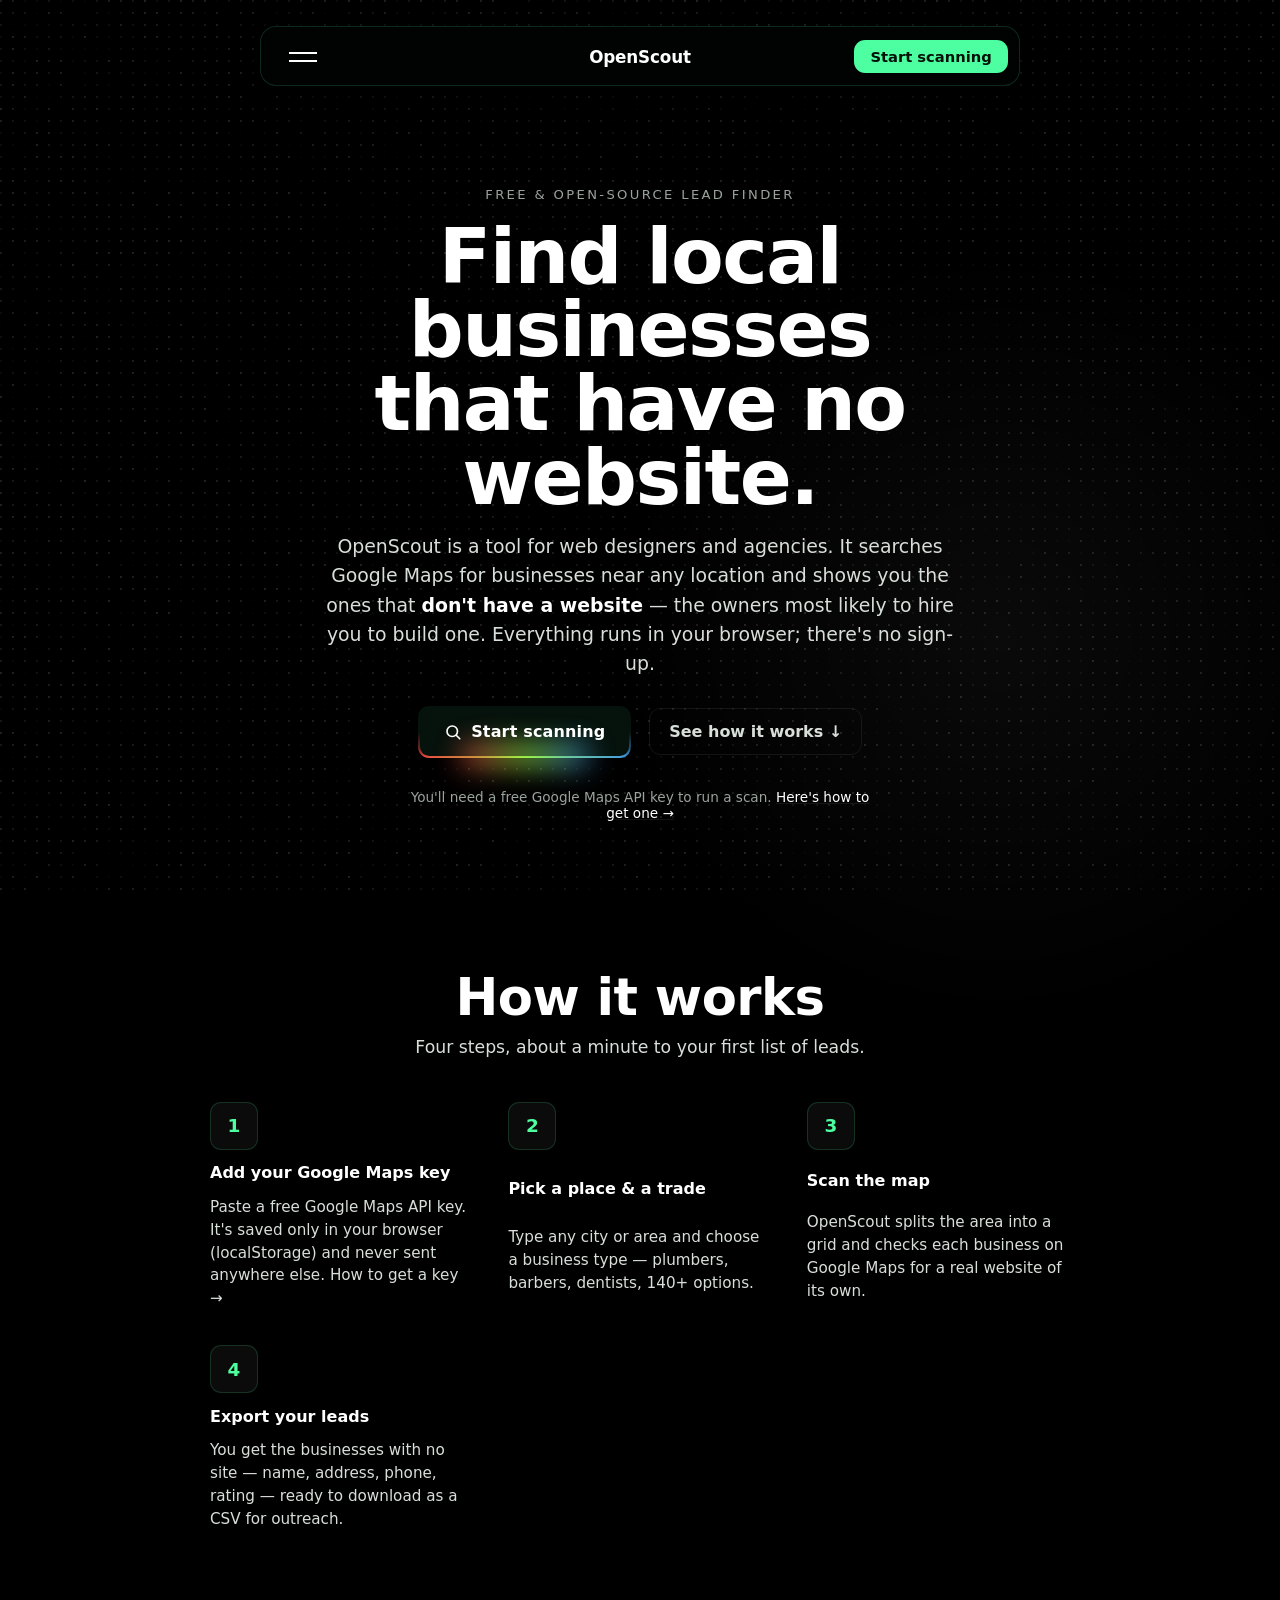
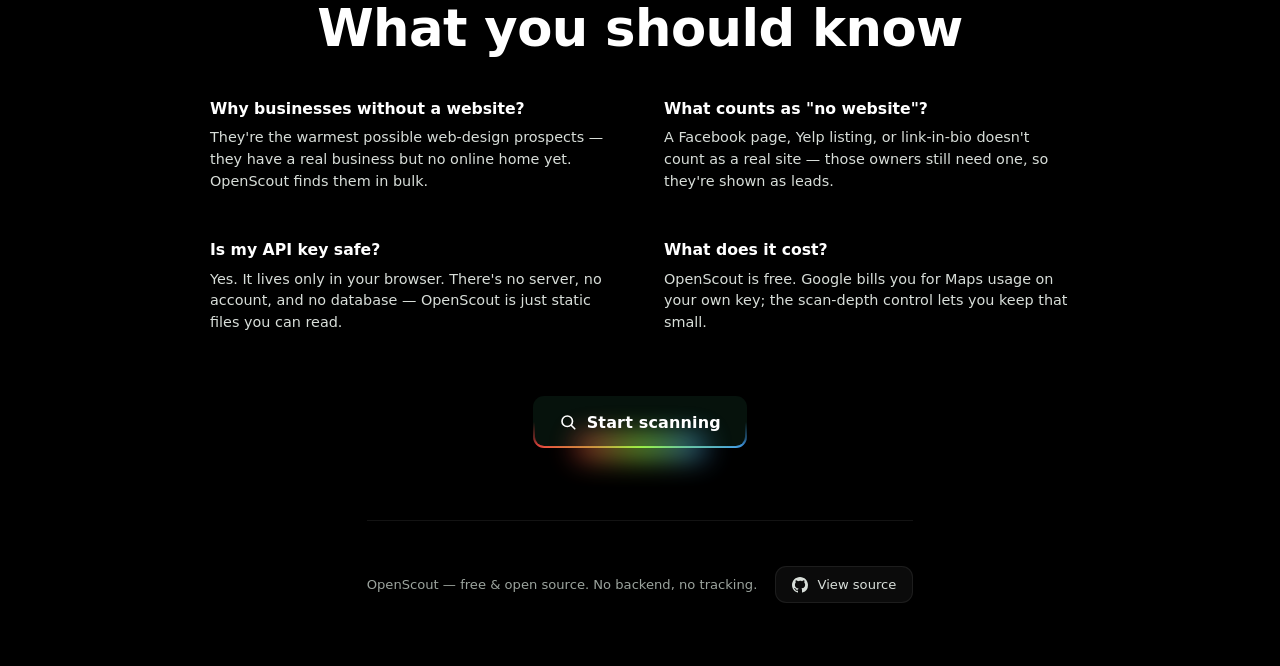
<file: index.html>
<!DOCTYPE html>
<html lang="en">
  <head>
    <meta charset="UTF-8" />
    <meta name="viewport" content="width=device-width, initial-scale=1.0" />
    <title>OpenScout | Find local businesses that have no website</title>
    <link rel="stylesheet" href="styles.css?v=20260624b" />
  </head>
  <body class="landing-page">
    <div class="flicker-layer" aria-hidden="true">
      <canvas data-flickering-grid></canvas>
    </div>

    <div data-card-nav></div>

    <main class="landing" id="top">
      <!-- HERO: say plainly what this is and who it's for -->
      <section class="landing-hero">
        <p class="landing-eyebrow">Free &amp; open-source lead finder</p>
        <h1>Find local businesses<br />that have no website.</h1>
        <p class="landing-sub">
          OpenScout is a tool for web designers and agencies. It searches Google
          Maps for businesses near any location and shows you the ones that
          <strong>don't have a website</strong> — the owners most likely to hire
          you to build one. Everything runs in your browser; there's no sign-up.
        </p>

        <div class="landing-cta">
          <a class="primary-cta rainbow-button" href="app.html">
            <svg class="btn-icon" viewBox="0 0 24 24" width="18" height="18" fill="none" stroke="currentColor" stroke-width="2.2" stroke-linecap="round" stroke-linejoin="round" aria-hidden="true">
              <circle cx="11" cy="11" r="7" />
              <line x1="21" y1="21" x2="16.65" y2="16.65" />
            </svg>
            Start scanning
          </a>
          <a class="ghost-cta" href="#how">See how it works ↓</a>
        </div>

        <p class="landing-note">
          You'll need a free Google Maps API key to run a scan.
          <a href="methods.html">Here's how to get one →</a>
        </p>
      </section>

      <!-- HOW IT WORKS: four concrete steps, no jargon -->
      <section class="landing-section" id="how">
        <header class="landing-section-head">
          <h2>How it works</h2>
          <p>Four steps, about a minute to your first list of leads.</p>
        </header>

        <ol class="landing-steps">
          <li>
            <span class="step-num">1</span>
            <strong>Add your Google Maps key</strong>
            <p>
              Paste a free Google Maps API key. It's saved only in your browser
              (localStorage) and never sent anywhere else.
              <a href="methods.html">How to get a key →</a>
            </p>
          </li>
          <li>
            <span class="step-num">2</span>
            <strong>Pick a place &amp; a trade</strong>
            <p>
              Type any city or area and choose a business type — plumbers,
              barbers, dentists, 140+ options.
            </p>
          </li>
          <li>
            <span class="step-num">3</span>
            <strong>Scan the map</strong>
            <p>
              OpenScout splits the area into a grid and checks each business on
              Google Maps for a real website of its own.
            </p>
          </li>
          <li>
            <span class="step-num">4</span>
            <strong>Export your leads</strong>
            <p>
              You get the businesses with no site — name, address, phone, rating
              — ready to download as a CSV for outreach.
            </p>
          </li>
        </ol>
      </section>

      <!-- WHY / WHAT COUNTS: address the obvious newcomer questions -->
      <section class="landing-section">
        <header class="landing-section-head">
          <h2>What you should know</h2>
        </header>

        <div class="landing-faq">
          <div class="faq-item">
            <strong>Why businesses without a website?</strong>
            <p>
              They're the warmest possible web-design prospects — they have a
              real business but no online home yet. OpenScout finds them in bulk.
            </p>
          </div>
          <div class="faq-item">
            <strong>What counts as "no website"?</strong>
            <p>
              A Facebook page, Yelp listing, or link-in-bio doesn't count as a
              real site — those owners still need one, so they're shown as leads.
            </p>
          </div>
          <div class="faq-item">
            <strong>Is my API key safe?</strong>
            <p>
              Yes. It lives only in your browser. There's no server, no account,
              and no database — OpenScout is just static files you can read.
            </p>
          </div>
          <div class="faq-item">
            <strong>What does it cost?</strong>
            <p>
              OpenScout is free. Google bills you for Maps usage on your own key;
              the scan-depth control lets you keep that small.
            </p>
          </div>
        </div>

        <div class="landing-final-cta">
          <a class="primary-cta rainbow-button" href="app.html">
            <svg class="btn-icon" viewBox="0 0 24 24" width="18" height="18" fill="none" stroke="currentColor" stroke-width="2.2" stroke-linecap="round" stroke-linejoin="round" aria-hidden="true">
              <circle cx="11" cy="11" r="7" />
              <line x1="21" y1="21" x2="16.65" y2="16.65" />
            </svg>
            Start scanning
          </a>
        </div>
      </section>

      <footer class="landing-footer">
        <span>OpenScout — free &amp; open source. No backend, no tracking.</span>
        <a class="footer-gh" href="https://github.com/bitball41/openscout" aria-label="OpenScout source on GitHub (open source)">
          <svg viewBox="0 0 16 16" width="16" height="16" aria-hidden="true">
            <path
              fill="currentColor"
              d="M8 0C3.58 0 0 3.58 0 8c0 3.54 2.29 6.53 5.47 7.59.4.07.55-.17.55-.38 0-.19-.01-.82-.01-1.49-2.01.37-2.53-.49-2.69-.94-.09-.23-.48-.94-.82-1.13-.28-.15-.68-.52-.01-.53.63-.01 1.08.58 1.23.82.72 1.21 1.87.87 2.33.66.07-.52.28-.87.51-1.07-1.78-.2-3.64-.89-3.64-3.95 0-.87.31-1.59.82-2.15-.08-.2-.36-1.02.08-2.12 0 0 .67-.21 2.2.82a7.6 7.6 0 0 1 2-.27c.68 0 1.36.09 2 .27 1.53-1.04 2.2-.82 2.2-.82.44 1.1.16 1.92.08 2.12.51.56.82 1.27.82 2.15 0 3.07-1.87 3.75-3.65 3.95.29.25.54.73.54 1.48 0 1.07-.01 1.93-.01 2.2 0 .21.15.46.55.38A8.01 8.01 0 0 0 16 8c0-4.42-3.58-8-8-8z"
            />
          </svg>
          View source
        </a>
      </footer>
    </main>

    <script src="js/cardNav.js?v=20260624" defer></script>
    <script src="js/flickeringGrid.js" defer></script>
  </body>
</html>
</file>
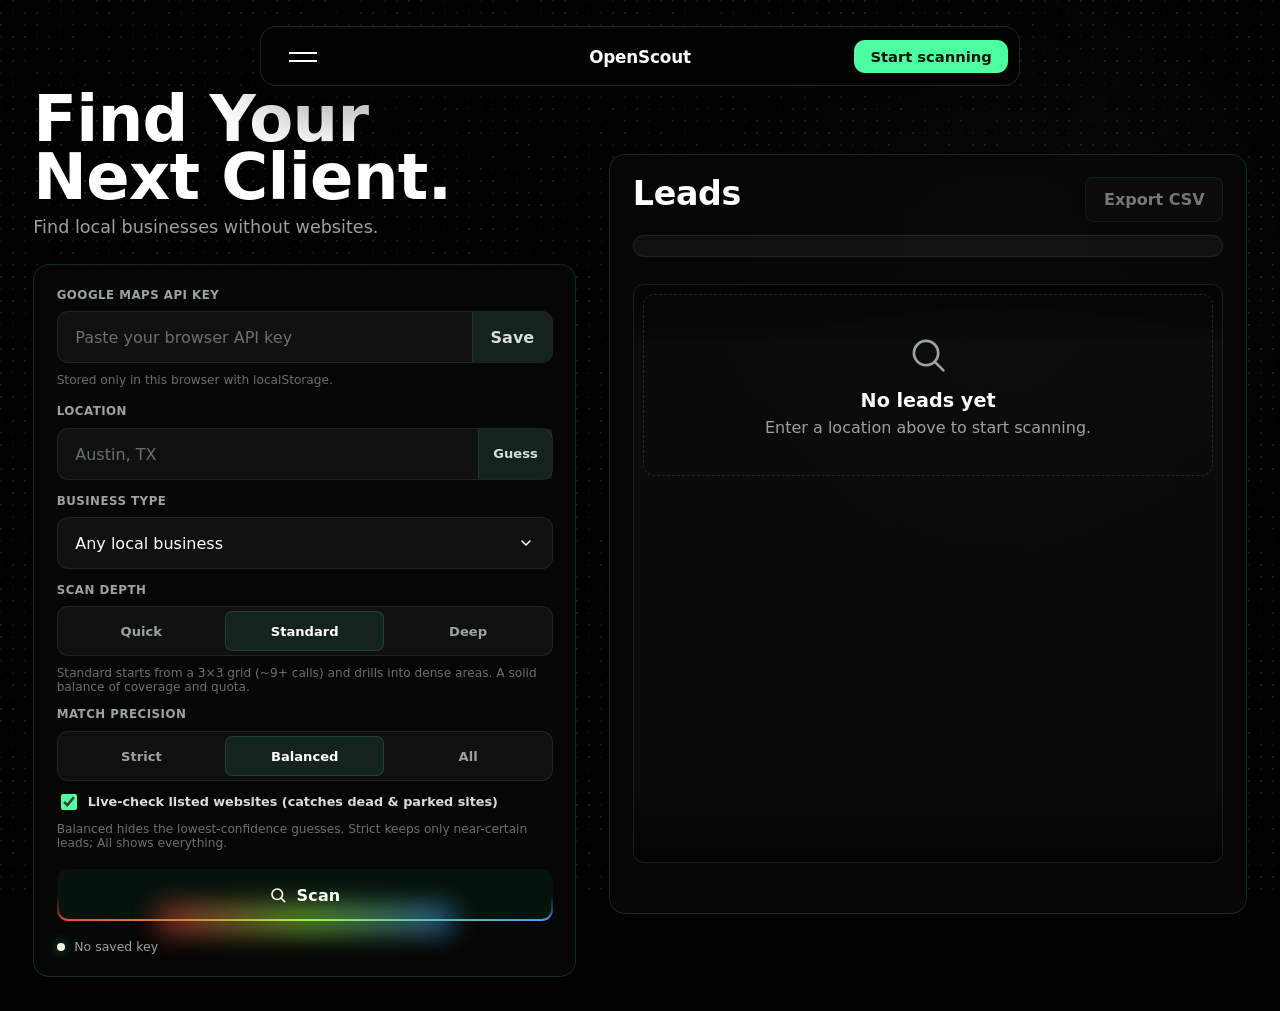
<file: app.html>
<!DOCTYPE html>
<html lang="en">
  <head>
    <meta charset="UTF-8" />
    <meta name="viewport" content="width=device-width, initial-scale=1.0" />
    <title>OpenScout | Find Businesses Without Websites</title>
    <link rel="stylesheet" href="styles.css?v=20260625" />
  </head>
  <body>
    <div class="flicker-layer" aria-hidden="true">
      <canvas data-flickering-grid></canvas>
    </div>
    <div class="wave-field" aria-hidden="true" hidden>
      <svg class="wave wave-a" viewBox="0 0 1600 900" preserveAspectRatio="none">
        <path d="M-40 160 C 220 210 360 220 560 185 S 870 95 1100 145 S 1360 180 1640 130" />
        <path d="M-40 176 C 230 226 360 236 565 200 S 875 110 1105 160 S 1365 196 1640 145" />
        <path d="M-40 192 C 235 242 365 252 570 215 S 880 125 1110 175 S 1370 212 1640 160" />
        <path d="M-40 208 C 240 258 370 268 575 230 S 885 140 1115 190 S 1375 228 1640 175" />
      </svg>
      <svg class="wave wave-b" viewBox="0 0 1600 900" preserveAspectRatio="none">
        <path d="M-80 420 C 120 350 300 355 480 405 S 760 520 985 445 S 1260 315 1680 390" />
        <path d="M-80 438 C 130 370 305 374 485 423 S 765 538 990 463 S 1265 333 1680 408" />
        <path d="M-80 456 C 140 390 310 392 490 441 S 770 556 995 481 S 1270 351 1680 426" />
        <path d="M-80 474 C 150 410 315 410 495 459 S 775 574 1000 499 S 1275 369 1680 444" />
      </svg>
      <svg class="wave wave-c" viewBox="0 0 1600 900" preserveAspectRatio="none">
        <path d="M-100 760 C 150 610 335 600 520 690 S 805 865 1040 755 S 1340 600 1700 730" />
        <path d="M-100 780 C 160 635 345 625 530 710 S 815 885 1050 775 S 1350 625 1700 750" />
        <path d="M-100 800 C 170 660 355 650 540 730 S 825 905 1060 795 S 1360 650 1700 770" />
        <path d="M-100 820 C 180 685 365 675 550 750 S 835 925 1070 815 S 1370 675 1700 790" />
      </svg>
    </div>

    <div data-card-nav></div>

    <main class="app-shell" id="top">
      <section class="lead-panel reveal" id="hunt">
        <h1>Find Your Next Client.</h1>
        <p class="hero-copy">Find local businesses without websites.</p>

        <form class="search-panel" data-lead-form>
          <div class="api-row">
            <label for="api-key">Google Maps API key</label>
            <div class="api-input-wrap">
              <input
                id="api-key"
                name="apiKey"
                type="password"
                autocomplete="off"
                placeholder="Paste your browser API key"
              />
              <button class="ghost-button" type="button" data-save-key>Save</button>
            </div>
            <p class="microcopy">Stored only in this browser with localStorage.</p>
          </div>

          <div class="scan-row">
            <label class="field">
              <span>Location</span>
              <span class="location-control" data-location-picker>
                <input name="location" type="text" placeholder="Austin, TX" />
                <button class="mini-button" type="button" data-guess-location>Guess</button>
                <div class="location-suggestions" data-location-suggestions hidden></div>
              </span>
            </label>
            <label class="field">
              <span>Business type</span>
              <div class="business-picker" data-business-picker>
                <select class="native-select" name="businessType" data-business-select aria-hidden="true" tabindex="-1">
                <option value="">Any local business</option>
                <optgroup label="Popular">
                  <option value="barbers">Barbershops</option>
                  <option value="plumbers">Plumbing companies</option>
                  <option value="roofers">Roofing companies</option>
                  <option value="electricians">Electricians</option>
                  <option value="HVAC contractors">HVAC companies</option>
                  <option value="dentists">Dentists</option>
                  <option value="hair salons">Hair salons</option>
                  <option value="nail salons">Nail salons</option>
                  <option value="auto repair shops">Auto repair shops</option>
                  <option value="restaurants">Restaurants</option>
                  <option value="coffee shops">Coffee shops</option>
                  <option value="landscapers">Landscapers</option>
                </optgroup>
                <optgroup label="Home Services">
                  <option value="roofers">Roofers</option>
                  <option value="plumbers">Plumbers</option>
                  <option value="electricians">Electricians</option>
                  <option value="HVAC contractors">HVAC contractors</option>
                  <option value="landscapers">Landscapers</option>
                  <option value="lawn care services">Lawn care services</option>
                  <option value="tree services">Tree services</option>
                  <option value="fence contractors">Fence contractors</option>
                  <option value="deck builders">Deck builders</option>
                  <option value="painters">Painters</option>
                  <option value="drywall contractors">Drywall contractors</option>
                  <option value="flooring contractors">Flooring contractors</option>
                  <option value="carpet cleaners">Carpet cleaners</option>
                  <option value="house cleaners">House cleaners</option>
                  <option value="window cleaners">Window cleaners</option>
                  <option value="pressure washing services">Pressure washing services</option>
                  <option value="gutter cleaning services">Gutter cleaning services</option>
                  <option value="pest control services">Pest control services</option>
                  <option value="garage door repair services">Garage door repair services</option>
                  <option value="locksmiths">Locksmiths</option>
                  <option value="handyman services">Handyman services</option>
                  <option value="home inspectors">Home inspectors</option>
                  <option value="pool cleaning services">Pool cleaning services</option>
                  <option value="septic services">Septic services</option>
                  <option value="water damage restoration services">Water damage restoration services</option>
                </optgroup>
                <optgroup label="Health & Wellness">
                  <option value="dentists">Dentists</option>
                  <option value="orthodontists">Orthodontists</option>
                  <option value="chiropractors">Chiropractors</option>
                  <option value="physical therapists">Physical therapists</option>
                  <option value="massage therapists">Massage therapists</option>
                  <option value="acupuncture clinics">Acupuncture clinics</option>
                  <option value="optometrists">Optometrists</option>
                  <option value="podiatrists">Podiatrists</option>
                  <option value="urgent care clinics">Urgent care clinics</option>
                  <option value="medical clinics">Medical clinics</option>
                  <option value="counseling services">Counseling services</option>
                  <option value="nutritionists">Nutritionists</option>
                  <option value="personal trainers">Personal trainers</option>
                  <option value="yoga studios">Yoga studios</option>
                  <option value="pilates studios">Pilates studios</option>
                  <option value="gyms">Gyms</option>
                  <option value="med spas">Med spas</option>
                  <option value="skin care clinics">Skin care clinics</option>
                  <option value="hearing aid stores">Hearing aid stores</option>
                  <option value="home health care services">Home health care services</option>
                </optgroup>
                <optgroup label="Beauty & Personal Care">
                  <option value="hair salons">Hair salons</option>
                  <option value="barbers">Barbers</option>
                  <option value="nail salons">Nail salons</option>
                  <option value="beauty salons">Beauty salons</option>
                  <option value="lash studios">Lash studios</option>
                  <option value="brow studios">Brow studios</option>
                  <option value="makeup artists">Makeup artists</option>
                  <option value="tattoo shops">Tattoo shops</option>
                  <option value="piercing shops">Piercing shops</option>
                  <option value="tanning salons">Tanning salons</option>
                  <option value="waxing salons">Waxing salons</option>
                  <option value="esthetician services">Esthetician services</option>
                  <option value="day spas">Day spas</option>
                  <option value="braiding salons">Braiding salons</option>
                  <option value="cosmetic tattoo services">Cosmetic tattoo services</option>
                </optgroup>
                <optgroup label="Food & Hospitality">
                  <option value="restaurants">Restaurants</option>
                  <option value="cafes">Cafes</option>
                  <option value="coffee shops">Coffee shops</option>
                  <option value="bakeries">Bakeries</option>
                  <option value="food trucks">Food trucks</option>
                  <option value="caterers">Caterers</option>
                  <option value="bars">Bars</option>
                  <option value="breweries">Breweries</option>
                  <option value="wineries">Wineries</option>
                  <option value="ice cream shops">Ice cream shops</option>
                  <option value="juice bars">Juice bars</option>
                  <option value="delis">Delis</option>
                  <option value="pizza restaurants">Pizza restaurants</option>
                  <option value="breakfast restaurants">Breakfast restaurants</option>
                  <option value="seafood restaurants">Seafood restaurants</option>
                  <option value="barbecue restaurants">Barbecue restaurants</option>
                  <option value="hotels">Hotels</option>
                  <option value="motels">Motels</option>
                  <option value="bed and breakfasts">Bed and breakfasts</option>
                  <option value="event venues">Event venues</option>
                </optgroup>
                <optgroup label="Automotive">
                  <option value="auto repair shops">Auto repair shops</option>
                  <option value="mechanics">Mechanics</option>
                  <option value="body shops">Body shops</option>
                  <option value="tire shops">Tire shops</option>
                  <option value="oil change services">Oil change services</option>
                  <option value="car washes">Car washes</option>
                  <option value="auto detailers">Auto detailers</option>
                  <option value="towing services">Towing services</option>
                  <option value="transmission shops">Transmission shops</option>
                  <option value="brake shops">Brake shops</option>
                  <option value="windshield repair services">Windshield repair services</option>
                  <option value="used car dealers">Used car dealers</option>
                  <option value="motorcycle repair shops">Motorcycle repair shops</option>
                  <option value="boat repair shops">Boat repair shops</option>
                  <option value="RV repair shops">RV repair shops</option>
                </optgroup>
                <optgroup label="Professional Services">
                  <option value="accountants">Accountants</option>
                  <option value="bookkeepers">Bookkeepers</option>
                  <option value="tax preparers">Tax preparers</option>
                  <option value="law firms">Law firms</option>
                  <option value="real estate agents">Real estate agents</option>
                  <option value="insurance agents">Insurance agents</option>
                  <option value="financial advisors">Financial advisors</option>
                  <option value="mortgage brokers">Mortgage brokers</option>
                  <option value="notary services">Notary services</option>
                  <option value="business consultants">Business consultants</option>
                  <option value="marketing agencies">Marketing agencies</option>
                  <option value="photographers">Photographers</option>
                  <option value="videographers">Videographers</option>
                  <option value="graphic designers">Graphic designers</option>
                  <option value="printing services">Printing services</option>
                </optgroup>
                <optgroup label="Retail & Specialty">
                  <option value="boutiques">Boutiques</option>
                  <option value="florists">Florists</option>
                  <option value="gift shops">Gift shops</option>
                  <option value="furniture stores">Furniture stores</option>
                  <option value="mattress stores">Mattress stores</option>
                  <option value="appliance stores">Appliance stores</option>
                  <option value="hardware stores">Hardware stores</option>
                  <option value="pet stores">Pet stores</option>
                  <option value="bicycle shops">Bicycle shops</option>
                  <option value="sporting goods stores">Sporting goods stores</option>
                  <option value="jewelry stores">Jewelry stores</option>
                  <option value="thrift stores">Thrift stores</option>
                  <option value="vape shops">Vape shops</option>
                  <option value="liquor stores">Liquor stores</option>
                  <option value="music stores">Music stores</option>
                </optgroup>
                <optgroup label="Pets, Kids & Local">
                  <option value="veterinarians">Veterinarians</option>
                  <option value="pet groomers">Pet groomers</option>
                  <option value="dog trainers">Dog trainers</option>
                  <option value="pet boarding services">Pet boarding services</option>
                  <option value="daycares">Daycares</option>
                  <option value="preschools">Preschools</option>
                  <option value="tutoring services">Tutoring services</option>
                  <option value="dance studios">Dance studios</option>
                  <option value="martial arts schools">Martial arts schools</option>
                  <option value="music schools">Music schools</option>
                  <option value="driving schools">Driving schools</option>
                  <option value="party rental services">Party rental services</option>
                  <option value="moving companies">Moving companies</option>
                  <option value="storage facilities">Storage facilities</option>
                  <option value="funeral homes">Funeral homes</option>
                </optgroup>
              </select>
                <button class="business-trigger" type="button" data-business-trigger aria-haspopup="listbox" aria-expanded="false">
                  <span data-business-label>Any local business</span>
                  <svg class="btn-icon" viewBox="0 0 24 24" width="16" height="16" fill="none" stroke="currentColor" stroke-width="2.2" stroke-linecap="round" stroke-linejoin="round" aria-hidden="true">
                    <polyline points="6 9 12 15 18 9" />
                  </svg>
                </button>
                <div class="business-modal" data-business-menu hidden>
                  <div class="business-modal-backdrop" data-business-backdrop></div>
                  <div class="business-modal-panel" role="dialog" aria-modal="true" aria-label="Choose a business type">
                    <div class="business-modal-head">
                      <div class="business-modal-title">
                        <strong>Choose a business type</strong>
                        <button class="modal-close" type="button" data-business-close aria-label="Close">
                          <svg class="btn-icon" viewBox="0 0 24 24" width="16" height="16" fill="none" stroke="currentColor" stroke-width="2.2" stroke-linecap="round" stroke-linejoin="round" aria-hidden="true">
                            <line x1="18" y1="6" x2="6" y2="18" />
                            <line x1="6" y1="6" x2="18" y2="18" />
                          </svg>
                        </button>
                      </div>
                      <div class="business-search-row">
                        <input type="search" data-business-search placeholder="Search 140 business types..." autocomplete="off" />
                        <button class="mini-button" type="button" data-business-clear>Clear</button>
                      </div>
                    </div>
                    <div class="business-options" data-business-options role="listbox" aria-label="Business type"></div>
                  </div>
                </div>
              </div>
            </label>
            <div class="depth-row">
              <span class="depth-label">Scan depth</span>
              <div class="depth-options" role="radiogroup" aria-label="Scan depth">
                <label>
                  <input type="radio" name="scanDepth" value="quick" />
                  <span>Quick</span>
                </label>
                <label>
                  <input type="radio" name="scanDepth" value="standard" checked />
                  <span>Standard</span>
                </label>
                <label>
                  <input type="radio" name="scanDepth" value="deep" />
                  <span>Deep</span>
                </label>
              </div>
              <p class="microcopy" data-depth-hint>Standard scans a 3×3 grid (~9 API calls). More depth finds more leads but uses more of your Google quota.</p>
            </div>

            <div class="depth-row accuracy-row">
              <span class="depth-label">Match precision</span>
              <div class="depth-options" role="radiogroup" aria-label="Match precision">
                <label>
                  <input type="radio" name="precision" value="strict" />
                  <span>Strict</span>
                </label>
                <label>
                  <input type="radio" name="precision" value="balanced" checked />
                  <span>Balanced</span>
                </label>
                <label>
                  <input type="radio" name="precision" value="all" />
                  <span>All</span>
                </label>
              </div>
              <label class="verify-toggle">
                <input type="checkbox" name="verifySites" checked />
                <span>Live-check listed websites (catches dead &amp; parked sites)</span>
              </label>
              <p class="microcopy">Balanced hides the lowest-confidence guesses. Strict keeps only near-certain leads; All shows everything.</p>
            </div>

            <button class="scan-button rainbow-button" type="submit">
              <svg class="btn-icon" viewBox="0 0 24 24" width="18" height="18" fill="none" stroke="currentColor" stroke-width="2.2" stroke-linecap="round" stroke-linejoin="round" aria-hidden="true">
                <circle cx="11" cy="11" r="7" />
                <line x1="21" y1="21" x2="16.65" y2="16.65" />
              </svg>
              Scan
            </button>
          </div>

          <div class="panel-footer">
            <span class="status-dot"></span>
            <span data-key-status>No saved key</span>
          </div>
        </form>
      </section>

      <section class="results-section reveal" id="results">
        <div class="section-heading">
          <div>
            <h2>Leads</h2>
            <span class="lead-tally" data-lead-tally hidden></span>
          </div>
          <button class="export-button" type="button" data-export-csv disabled>Export CSV</button>
        </div>

        <div class="accuracy-summary" data-accuracy-summary hidden></div>
        <div class="notice" data-message hidden></div>
        <div class="results-grid" data-results>
          <article class="empty-state">
            <span class="empty-icon" aria-hidden="true">
              <svg viewBox="0 0 24 24" fill="none" stroke="currentColor" stroke-width="1.6" stroke-linecap="round" stroke-linejoin="round">
                <circle cx="11" cy="11" r="7" />
                <line x1="21" y1="21" x2="16.65" y2="16.65" />
              </svg>
            </span>
            <h3>No leads yet</h3>
            <p>Enter a location above to start scanning.</p>
          </article>
        </div>
        <div class="attribution-list" data-attributions hidden></div>

        <div class="scan-loader" data-scan-loader hidden aria-live="polite">
          <div class="loader-spinner" aria-hidden="true"></div>
          <p class="loader-stage" data-loader-stage></p>
          <ul class="loader-steps" data-loader-steps></ul>
          <div class="loader-track" aria-hidden="true">
            <div class="loader-bar" data-loader-bar></div>
          </div>
        </div>
      </section>
    </main>

    <script src="js/cardNav.js?v=20260624" defer></script>
    <script src="js/storage.js" defer></script>
    <script src="js/location.js?v=20260625b" defer></script>
    <script src="js/flickeringGrid.js" defer></script>
    <script src="js/classify.js?v=20260625b" defer></script>
    <script src="js/verify.js?v=20260625b" defer></script>
    <script src="js/googlePlaces.js?v=20260625b" defer></script>
    <script src="js/animatedList.js?v=20260624b" defer></script>
    <script src="js/results.js?v=20260625" defer></script>
    <script src="js/export.js?v=20260625" defer></script>
    <script src="js/app.js?v=20260625b" defer></script>
  </body>
</html>
</file>
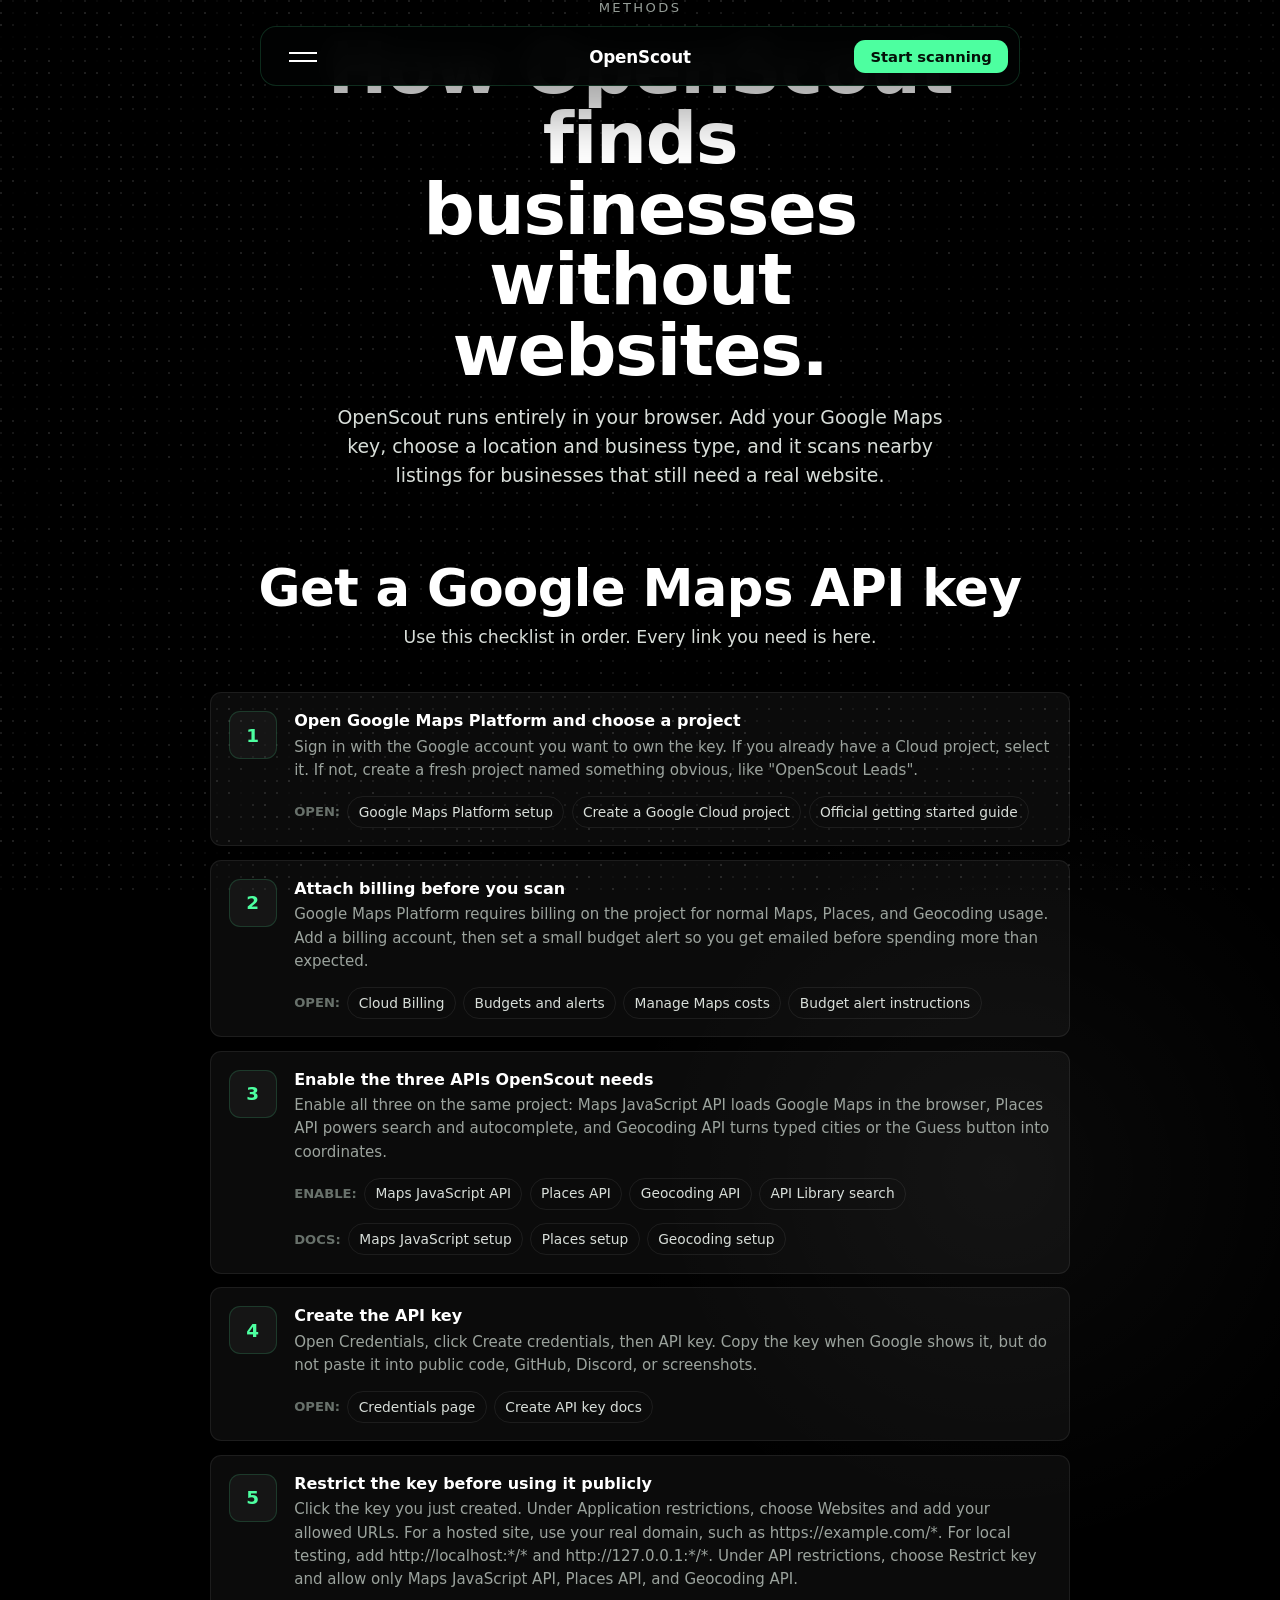
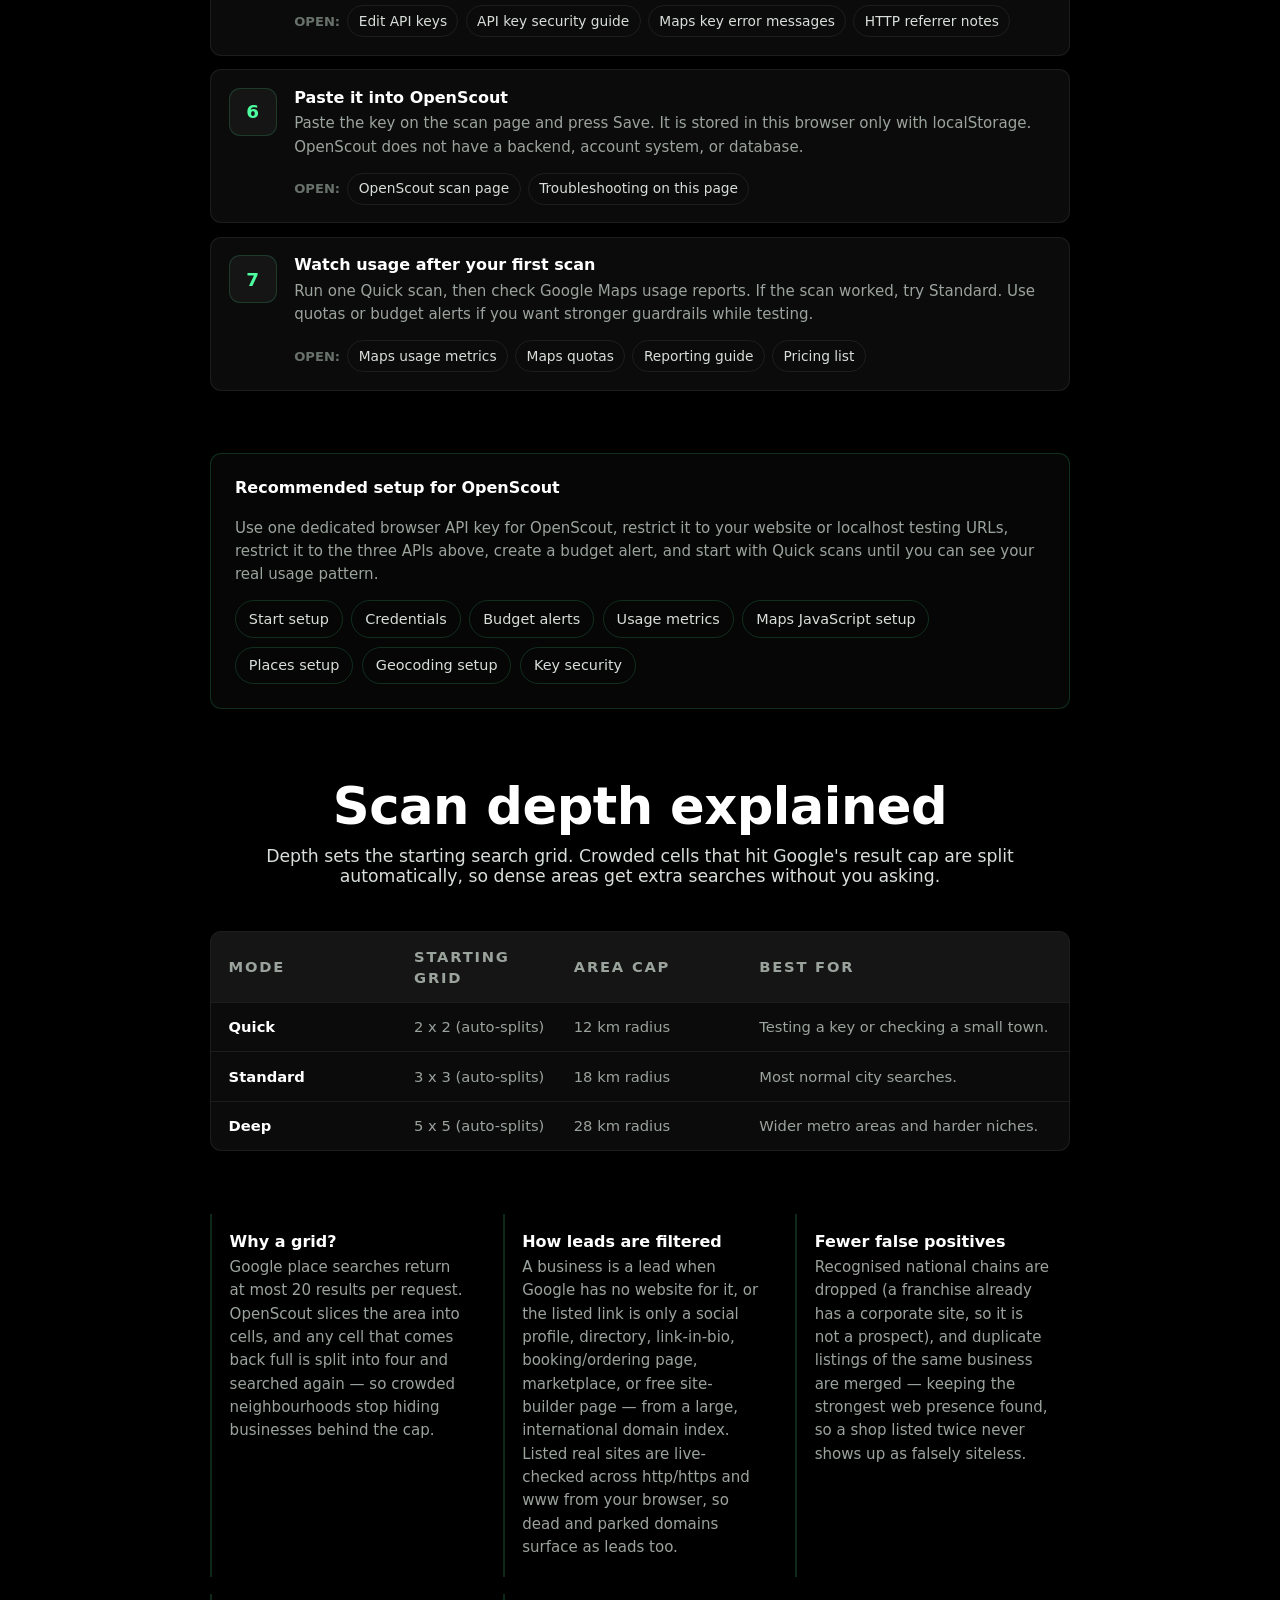
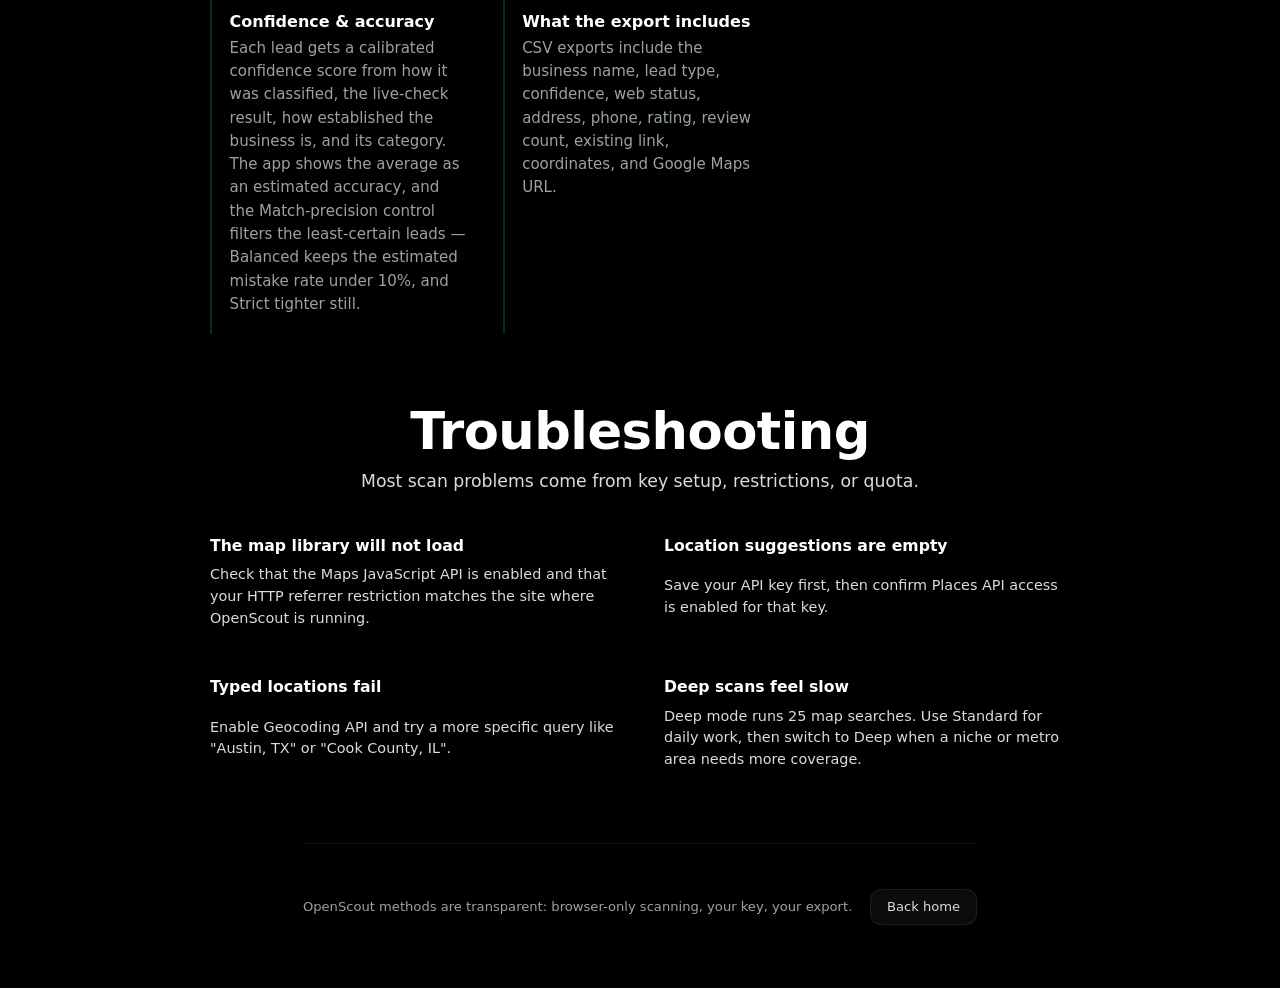
<file: methods.html>
<!DOCTYPE html>
<html lang="en">
  <head>
    <meta charset="UTF-8" />
    <meta name="viewport" content="width=device-width, initial-scale=1.0" />
    <title>OpenScout | Methods</title>
    <link rel="stylesheet" href="styles.css?v=20260624b" />
  </head>
  <body class="landing-page">
    <div class="flicker-layer" aria-hidden="true">
      <canvas data-flickering-grid></canvas>
    </div>

    <div data-card-nav></div>

    <main class="landing methods-page" id="top">
      <section class="methods-hero">
        <p class="landing-eyebrow">Methods</p>
        <h1>How OpenScout finds businesses without websites.</h1>
        <p class="landing-sub">
          OpenScout runs entirely in your browser. Add your Google Maps key,
          choose a location and business type, and it scans nearby listings for
          businesses that still need a real website.
        </p>
      </section>

      <section class="landing-section methods-section" id="api-key">
        <header class="landing-section-head">
          <h2>Get a Google Maps API key</h2>
          <p>Use this checklist in order. Every link you need is here.</p>
        </header>

        <ol class="methods-list">
          <li>
            <span class="step-num">1</span>
            <div>
              <strong>Open Google Maps Platform and choose a project</strong>
              <p>
                Sign in with the Google account you want to own the key. If you
                already have a Cloud project, select it. If not, create a fresh
                project named something obvious, like "OpenScout Leads".
              </p>
              <div class="method-substeps">
                <span>Open:</span>
                <a href="https://console.cloud.google.com/google/maps-apis/start" target="_blank" rel="noreferrer">Google Maps Platform setup</a>
                <a href="https://console.cloud.google.com/projectcreate" target="_blank" rel="noreferrer">Create a Google Cloud project</a>
                <a href="https://developers.google.com/maps/get-started" target="_blank" rel="noreferrer">Official getting started guide</a>
              </div>
            </div>
          </li>
          <li>
            <span class="step-num">2</span>
            <div>
              <strong>Attach billing before you scan</strong>
              <p>
                Google Maps Platform requires billing on the project for normal
                Maps, Places, and Geocoding usage. Add a billing account, then
                set a small budget alert so you get emailed before spending more
                than expected.
              </p>
              <div class="method-substeps">
                <span>Open:</span>
                <a href="https://console.cloud.google.com/billing" target="_blank" rel="noreferrer">Cloud Billing</a>
                <a href="https://console.cloud.google.com/billing/budgets" target="_blank" rel="noreferrer">Budgets and alerts</a>
                <a href="https://developers.google.com/maps/billing-and-pricing/manage-costs" target="_blank" rel="noreferrer">Manage Maps costs</a>
                <a href="https://docs.cloud.google.com/billing/docs/how-to/budgets" target="_blank" rel="noreferrer">Budget alert instructions</a>
              </div>
            </div>
          </li>
          <li>
            <span class="step-num">3</span>
            <div>
              <strong>Enable the three APIs OpenScout needs</strong>
              <p>
                Enable all three on the same project: Maps JavaScript API loads
                Google Maps in the browser, Places API powers search and
                autocomplete, and Geocoding API turns typed cities or the Guess
                button into coordinates.
              </p>
              <div class="method-substeps">
                <span>Enable:</span>
                <a href="https://console.cloud.google.com/apis/library/maps-backend.googleapis.com" target="_blank" rel="noreferrer">Maps JavaScript API</a>
                <a href="https://console.cloud.google.com/apis/library/places.googleapis.com" target="_blank" rel="noreferrer">Places API</a>
                <a href="https://console.cloud.google.com/apis/library/geocoding-backend.googleapis.com" target="_blank" rel="noreferrer">Geocoding API</a>
                <a href="https://console.cloud.google.com/apis/library" target="_blank" rel="noreferrer">API Library search</a>
              </div>
              <div class="method-substeps">
                <span>Docs:</span>
                <a href="https://developers.google.com/maps/documentation/javascript/get-api-key" target="_blank" rel="noreferrer">Maps JavaScript setup</a>
                <a href="https://developers.google.com/maps/documentation/places/web-service/get-api-key" target="_blank" rel="noreferrer">Places setup</a>
                <a href="https://developers.google.com/maps/documentation/geocoding/guides-v3/get-api-key" target="_blank" rel="noreferrer">Geocoding setup</a>
              </div>
            </div>
          </li>
          <li>
            <span class="step-num">4</span>
            <div>
              <strong>Create the API key</strong>
              <p>
                Open Credentials, click Create credentials, then API key. Copy
                the key when Google shows it, but do not paste it into public
                code, GitHub, Discord, or screenshots.
              </p>
              <div class="method-substeps">
                <span>Open:</span>
                <a href="https://console.cloud.google.com/apis/credentials" target="_blank" rel="noreferrer">Credentials page</a>
                <a href="https://developers.google.com/maps/get-started#create-api-key" target="_blank" rel="noreferrer">Create API key docs</a>
              </div>
            </div>
          </li>
          <li>
            <span class="step-num">5</span>
            <div>
              <strong>Restrict the key before using it publicly</strong>
              <p>
                Click the key you just created. Under Application restrictions,
                choose Websites and add your allowed URLs. For a hosted site,
                use your real domain, such as https://example.com/*. For local
                testing, add http://localhost:*/* and http://127.0.0.1:*/*.
                Under API restrictions, choose Restrict key and allow only Maps
                JavaScript API, Places API, and Geocoding API.
              </p>
              <div class="method-substeps">
                <span>Open:</span>
                <a href="https://console.cloud.google.com/apis/credentials" target="_blank" rel="noreferrer">Edit API keys</a>
                <a href="https://developers.google.com/maps/api-security-best-practices" target="_blank" rel="noreferrer">API key security guide</a>
                <a href="https://developers.google.com/maps/documentation/javascript/error-messages" target="_blank" rel="noreferrer">Maps key error messages</a>
                <a href="https://developers.google.com/maps/documentation/javascript/load-maps-js-api" target="_blank" rel="noreferrer">HTTP referrer notes</a>
              </div>
            </div>
          </li>
          <li>
            <span class="step-num">6</span>
            <div>
              <strong>Paste it into OpenScout</strong>
              <p>
                Paste the key on the scan page and press Save. It is stored in
                this browser only with localStorage. OpenScout does not have a
                backend, account system, or database.
              </p>
              <div class="method-substeps">
                <span>Open:</span>
                <a href="app.html#hunt">OpenScout scan page</a>
                <a href="#troubleshooting">Troubleshooting on this page</a>
              </div>
            </div>
          </li>
          <li>
            <span class="step-num">7</span>
            <div>
              <strong>Watch usage after your first scan</strong>
              <p>
                Run one Quick scan, then check Google Maps usage reports. If the
                scan worked, try Standard. Use quotas or budget alerts if you
                want stronger guardrails while testing.
              </p>
              <div class="method-substeps">
                <span>Open:</span>
                <a href="https://console.cloud.google.com/google/maps-apis/metrics" target="_blank" rel="noreferrer">Maps usage metrics</a>
                <a href="https://console.cloud.google.com/google/maps-apis/quotas" target="_blank" rel="noreferrer">Maps quotas</a>
                <a href="https://developers.google.com/maps/reporting-and-monitoring/reporting" target="_blank" rel="noreferrer">Reporting guide</a>
                <a href="https://developers.google.com/maps/billing-and-pricing/pricing" target="_blank" rel="noreferrer">Pricing list</a>
              </div>
            </div>
          </li>
        </ol>

        <div class="methods-callout">
          <strong>Recommended setup for OpenScout</strong>
          <p>
            Use one dedicated browser API key for OpenScout, restrict it to
            your website or localhost testing URLs, restrict it to the three APIs
            above, create a budget alert, and start with Quick scans until you
            can see your real usage pattern.
          </p>
          <div class="methods-links">
            <a href="https://console.cloud.google.com/google/maps-apis/start" target="_blank" rel="noreferrer">Start setup</a>
            <a href="https://console.cloud.google.com/apis/credentials" target="_blank" rel="noreferrer">Credentials</a>
            <a href="https://console.cloud.google.com/billing/budgets" target="_blank" rel="noreferrer">Budget alerts</a>
            <a href="https://console.cloud.google.com/google/maps-apis/metrics" target="_blank" rel="noreferrer">Usage metrics</a>
            <a href="https://developers.google.com/maps/documentation/javascript/get-api-key" target="_blank" rel="noreferrer">Maps JavaScript setup</a>
            <a href="https://developers.google.com/maps/documentation/places/web-service/get-api-key" target="_blank" rel="noreferrer">Places setup</a>
            <a href="https://developers.google.com/maps/documentation/geocoding/guides-v3/get-api-key" target="_blank" rel="noreferrer">Geocoding setup</a>
            <a href="https://developers.google.com/maps/api-security-best-practices" target="_blank" rel="noreferrer">Key security</a>
          </div>
        </div>
      </section>

      <section class="landing-section methods-section" id="scan-depth">
        <header class="landing-section-head">
          <h2>Scan depth explained</h2>
          <p>Depth sets the starting search grid. Crowded cells that hit Google's result cap are split automatically, so dense areas get extra searches without you asking.</p>
        </header>

        <div class="depth-table" role="table" aria-label="Scan depth comparison">
          <div class="depth-row-head" role="row">
            <span role="columnheader">Mode</span>
            <span role="columnheader">Starting grid</span>
            <span role="columnheader">Area cap</span>
            <span role="columnheader">Best for</span>
          </div>
          <div role="row">
            <strong role="cell">Quick</strong>
            <span role="cell">2 x 2 (auto-splits)</span>
            <span role="cell">12 km radius</span>
            <span role="cell">Testing a key or checking a small town.</span>
          </div>
          <div role="row">
            <strong role="cell">Standard</strong>
            <span role="cell">3 x 3 (auto-splits)</span>
            <span role="cell">18 km radius</span>
            <span role="cell">Most normal city searches.</span>
          </div>
          <div role="row">
            <strong role="cell">Deep</strong>
            <span role="cell">5 x 5 (auto-splits)</span>
            <span role="cell">28 km radius</span>
            <span role="cell">Wider metro areas and harder niches.</span>
          </div>
        </div>

        <div class="methods-grid">
          <article class="method-note">
            <strong>Why a grid?</strong>
            <p>
              Google place searches return at most 20 results per request.
              OpenScout slices the area into cells, and any cell that comes back
              full is split into four and searched again — so crowded
              neighbourhoods stop hiding businesses behind the cap.
            </p>
          </article>
          <article class="method-note">
            <strong>How leads are filtered</strong>
            <p>
              A business is a lead when Google has no website for it, or the
              listed link is only a social profile, directory, link-in-bio,
              booking/ordering page, marketplace, or free site-builder page —
              from a large, international domain index. Listed real sites are
              live-checked across http/https and www from your browser, so dead
              and parked domains surface as leads too.
            </p>
          </article>
          <article class="method-note">
            <strong>Fewer false positives</strong>
            <p>
              Recognised national chains are dropped (a franchise already has a
              corporate site, so it is not a prospect), and duplicate listings of
              the same business are merged — keeping the strongest web presence
              found, so a shop listed twice never shows up as falsely siteless.
            </p>
          </article>
          <article class="method-note">
            <strong>Confidence &amp; accuracy</strong>
            <p>
              Each lead gets a calibrated confidence score from how it was
              classified, the live-check result, how established the business is,
              and its category. The app shows the average as an estimated
              accuracy, and the Match-precision control filters the least-certain
              leads — Balanced keeps the estimated mistake rate under 10%, and
              Strict tighter still.
            </p>
          </article>
          <article class="method-note">
            <strong>What the export includes</strong>
            <p>
              CSV exports include the business name, lead type, confidence, web
              status, address, phone, rating, review count, existing link,
              coordinates, and Google Maps URL.
            </p>
          </article>
        </div>
      </section>

      <section class="landing-section methods-section" id="troubleshooting">
        <header class="landing-section-head">
          <h2>Troubleshooting</h2>
          <p>Most scan problems come from key setup, restrictions, or quota.</p>
        </header>

        <div class="landing-faq">
          <div class="faq-item">
            <strong>The map library will not load</strong>
            <p>
              Check that the Maps JavaScript API is enabled and that your HTTP
              referrer restriction matches the site where OpenScout is running.
            </p>
          </div>
          <div class="faq-item">
            <strong>Location suggestions are empty</strong>
            <p>
              Save your API key first, then confirm Places API access is enabled
              for that key.
            </p>
          </div>
          <div class="faq-item">
            <strong>Typed locations fail</strong>
            <p>
              Enable Geocoding API and try a more specific query like "Austin,
              TX" or "Cook County, IL".
            </p>
          </div>
          <div class="faq-item">
            <strong>Deep scans feel slow</strong>
            <p>
              Deep mode runs 25 map searches. Use Standard for daily work, then
              switch to Deep when a niche or metro area needs more coverage.
            </p>
          </div>
        </div>
      </section>

      <footer class="landing-footer">
        <span>OpenScout methods are transparent: browser-only scanning, your key, your export.</span>
        <a class="footer-gh" href="index.html">Back home</a>
      </footer>
    </main>

    <script src="js/cardNav.js?v=20260624" defer></script>
    <script src="js/flickeringGrid.js" defer></script>
  </body>
</html>
</file>
<file: styles.css>
/* ===========================================================================
   OpenScout — client-side lead finder
   Single source of truth for layout, spacing and theme.
   =========================================================================== */

:root {
  /* Surfaces & ink */
  --bg: #000000;
  --panel: rgba(7, 9, 8, 0.72);
  --panel-strong: rgba(2, 3, 3, 0.97);
  --field: rgba(255, 255, 255, 0.045);
  --field-hover: rgba(77, 255, 160, 0.08);
  --line: rgba(77, 255, 160, 0.16);
  --line-soft: rgba(255, 255, 255, 0.075);

  --text: #ffffff;
  --soft: #d8ded9;
  --muted: #9ba39d;
  --faint: #68716b;

  --accent: #4dffa0;
  --accent-ink: #031108;
  --gold: #f2f5de;
  --green: #4dffa0;
  --amber: #e8f4c9;
  --danger: #ff6f61;

  /* Rainbow button palette (HSL channels consumed via hsl()) */
  --color-1: 0 100% 63%;
  --color-2: 270 100% 63%;
  --color-3: 210 100% 63%;
  --color-4: 195 100% 63%;
  --color-5: 90 100% 63%;
  --rainbow-speed: 2s;

  /* Spacing scale */
  --s-1: 0.35rem;
  --s-2: 0.6rem;
  --s-3: 0.85rem;
  --s-4: 1.1rem;
  --s-5: 1.5rem;
  --s-6: 2rem;

  /* Radii */
  --r-sm: 0.5rem;
  --r-md: 0.7rem;
  --r-lg: 1rem;
  --r-pill: 999px;

  /* Controls */
  --field-h: 3.25rem;

  font-family: Inter, ui-sans-serif, system-ui, -apple-system, BlinkMacSystemFont, "Segoe UI", sans-serif;
  color-scheme: dark;
}

body.light-mode {
  --bg: #000000;
  --panel: rgba(7, 9, 8, 0.72);
  --panel-strong: rgba(2, 3, 3, 0.97);
  --field: rgba(255, 255, 255, 0.045);
  --field-hover: rgba(77, 255, 160, 0.08);
  --line: rgba(77, 255, 160, 0.16);
  --line-soft: rgba(255, 255, 255, 0.075);

  --text: #ffffff;
  --soft: #d8ded9;
  --muted: #9ba39d;
  --faint: #68716b;

  --accent: #4dffa0;
  --accent-ink: #031108;
  color-scheme: dark;
}

/* ---------------------------------------------------------------- Reset --- */

* {
  box-sizing: border-box;
}

html {
  scroll-behavior: smooth;
}

body {
  margin: 0;
  min-height: 100vh;
  overflow: hidden;
  color: var(--text);
  background:
    radial-gradient(circle at 78% 28%, rgba(255, 255, 255, 0.04), transparent 24rem),
    var(--bg);
}

body.light-mode {
  background:
    radial-gradient(circle at 78% 28%, rgba(77, 255, 160, 0.045), transparent 24rem),
    var(--bg);
}

button,
input,
select {
  font: inherit;
  color: inherit;
}

button {
  cursor: pointer;
}

a {
  color: inherit;
  text-decoration: none;
}

h1,
h2,
h3,
p {
  margin: 0;
}

input,
select {
  width: 100%;
  min-width: 0;
  border: 0;
  outline: none;
  background: transparent;
  color: var(--text);
}

input::placeholder {
  color: var(--faint);
}

/* -------------------------------------------------------- Background art --- */

.flicker-layer {
  position: fixed;
  inset: 0;
  z-index: 0;
  pointer-events: none;
  opacity: 0.4;
  mix-blend-mode: screen;
}

.flicker-layer canvas {
  display: block;
  width: 100%;
  height: 100%;
}

body.light-mode .flicker-layer {
  opacity: 0.4;
  filter: none;
  mix-blend-mode: screen;
}

.wave-field {
  display: none;
}

/* ------------------------------------------------------------- App shell --- */

.app-shell {
  position: relative;
  z-index: 1;
  display: grid;
  grid-template-columns: minmax(360px, 0.46fr) minmax(0, 0.54fr);
  align-items: center;
  gap: clamp(1.1rem, 2.6vw, 2.4rem);
  width: min(100%, 1280px);
  min-height: 100dvh;
  margin: 0 auto;
  padding: clamp(1.2rem, 2.6vw, 2.2rem);
  /* Reserve room for the fixed card nav so it never overlaps the panels. */
  padding-top: clamp(5.25rem, 7vw, 6rem);
}

.lead-panel,
.results-section {
  min-height: 0;
}

/* --------------------------------------------------------- Lead panel UI --- */

.lead-panel {
  display: grid;
  align-content: center;
  gap: var(--s-5);
}

.lead-panel h1 {
  max-width: 11ch;
  font-size: clamp(2.6rem, 5vw, 4.6rem);
  line-height: 0.92;
  letter-spacing: -0.01em;
}

.hero-copy {
  max-width: 42ch;
  margin-top: calc(var(--s-3) * -1 + var(--s-2));
  color: var(--muted);
  font-size: clamp(0.98rem, 1.4vw, 1.1rem);
  line-height: 1.5;
}

.lead-panel > .hero-copy {
  margin-top: calc(var(--s-4) * -1);
}

.search-panel {
  display: grid;
  gap: var(--s-4);
  width: 100%;
  padding: clamp(1rem, 2vw, 1.4rem);
  border: 1px solid var(--line);
  border-radius: var(--r-lg);
  background: var(--panel);
  backdrop-filter: blur(14px);
}

/* Labels shared by every field (first child only — the second child is the
   control itself, e.g. .location-control, which must keep its own display). */
.api-row > label,
.field > span:first-child,
.depth-label {
  display: block;
  margin-bottom: var(--s-2);
  color: var(--muted);
  font-size: 0.74rem;
  font-weight: 800;
  letter-spacing: 0.04em;
  text-transform: uppercase;
}

/* Scan depth segmented control */
.depth-options {
  display: grid;
  grid-template-columns: repeat(3, 1fr);
  gap: 0.25rem;
  padding: 0.25rem;
  border: 1px solid var(--line-soft);
  border-radius: var(--r-md);
  background: var(--field);
}

.depth-options label {
  display: flex;
  align-items: center;
  justify-content: center;
  height: 2.5rem;
  border-radius: calc(var(--r-md) - 0.25rem);
  color: var(--muted);
  font-size: 0.82rem;
  font-weight: 800;
  cursor: pointer;
  transition: background 140ms ease, color 140ms ease, box-shadow 140ms ease;
}

.depth-options input {
  position: absolute;
  width: 1px;
  height: 1px;
  opacity: 0;
  pointer-events: none;
}

.depth-options label:hover {
  color: var(--text);
}

.depth-options label:has(input:checked) {
  background: var(--field-hover);
  color: var(--text);
  box-shadow: inset 0 0 0 1px var(--line);
}

.depth-options label:has(input:focus-visible) {
  box-shadow: inset 0 0 0 2px var(--soft);
}

.microcopy {
  margin-top: var(--s-2);
  color: var(--faint);
  font-size: 0.76rem;
}

/* Shared control surface */
.api-input-wrap,
.location-control,
.field input,
.business-trigger {
  border: 1px solid var(--line-soft);
  border-radius: var(--r-md);
  background: var(--field);
  transition: border-color 160ms ease, background 160ms ease;
}

.api-input-wrap:focus-within,
.location-control:focus-within,
.field input:focus,
.business-trigger:focus-visible {
  border-color: var(--line);
  background: var(--field-hover);
}

/* API key row */
.api-input-wrap {
  display: flex;
  align-items: stretch;
  min-height: var(--field-h);
  overflow: hidden;
}

.api-input-wrap input,
.location-control input {
  padding: 0 var(--s-4);
}

/* Scan row: location + business type + button */
.scan-row {
  display: grid;
  grid-template-columns: 1fr;
  gap: var(--s-3);
}

.field {
  display: block;
  min-width: 0;
}

.field input,
.business-trigger {
  height: var(--field-h);
}

.field input {
  padding: 0 var(--s-4);
}

/* Location control */
.location-control {
  position: relative;
  display: flex;
  align-items: stretch;
  min-width: 0;
  height: var(--field-h);
  overflow: visible;
}

.location-control input {
  border: 0;
  border-radius: 0;
  background: transparent;
}

.mini-button {
  flex: 0 0 auto;
  min-width: 4.6rem;
  padding: 0 var(--s-3);
  border: 0;
  border-left: 1px solid var(--line-soft);
  background: var(--field-hover);
  color: var(--soft);
  font-size: 0.82rem;
  font-weight: 800;
}

.ghost-button {
  flex: 0 0 auto;
  padding: 0 var(--s-4);
  border: 0;
  border-left: 1px solid var(--line-soft);
  background: var(--field-hover);
  color: var(--soft);
  font-weight: 800;
}

.mini-button:hover,
.ghost-button:hover {
  background: var(--line);
  color: var(--text);
}

/* Location suggestions dropdown */
.location-suggestions {
  position: absolute;
  left: 0;
  right: 0;
  top: calc(100% + var(--s-2));
  z-index: 35;
  max-height: 17rem;
  border: 1px solid var(--line);
  border-radius: var(--r-md);
  background: var(--panel-strong);
  box-shadow: 0 22px 60px rgba(0, 0, 0, 0.55);
  overflow: auto;
}

.location-suggestion {
  display: grid;
  gap: 0.12rem;
  width: 100%;
  padding: var(--s-3);
  border: 0;
  border-bottom: 1px solid var(--line-soft);
  background: transparent;
  text-align: left;
}

.location-suggestion:last-child {
  border-bottom: 0;
}

.location-suggestion:hover,
.location-suggestion:focus-visible {
  background: var(--field-hover);
  outline: none;
}

.location-suggestion strong {
  font-size: 0.92rem;
  font-weight: 700;
}

.location-suggestion small {
  color: var(--muted);
  font-size: 0.76rem;
}

.location-suggestion-empty {
  padding: var(--s-3);
  color: var(--muted);
  font-size: 0.84rem;
}

/* Business type picker */
.business-picker {
  position: relative;
  min-width: 0;
}

.native-select {
  position: absolute;
  width: 1px;
  height: 1px;
  opacity: 0;
  pointer-events: none;
}

.business-trigger {
  display: flex;
  align-items: center;
  justify-content: space-between;
  gap: var(--s-3);
  width: 100%;
  padding: 0 var(--s-4);
  text-align: left;
}

.business-trigger > span:first-child {
  min-width: 0;
  overflow: hidden;
  text-overflow: ellipsis;
  white-space: nowrap;
}

.business-trigger[aria-expanded="true"] {
  border-color: var(--line);
  background: var(--field-hover);
}

/* Business type picker — full centered modal (avoids any panel clipping). */
.business-modal {
  position: fixed;
  inset: 0;
  z-index: 100;
  display: grid;
  place-items: center;
  padding: var(--s-4);
}

.business-modal[hidden] {
  display: none;
}

.business-modal-backdrop {
  position: absolute;
  inset: 0;
  background: rgba(0, 0, 0, 0.62);
  backdrop-filter: blur(4px);
  animation: fade-in 160ms ease;
}

body.light-mode .business-modal-backdrop {
  background: rgba(0, 0, 0, 0.62);
}

.business-modal-panel {
  position: relative;
  z-index: 1;
  display: grid;
  grid-template-rows: auto minmax(0, 1fr);
  width: min(640px, 100%);
  max-height: min(640px, 86vh);
  border: 1px solid var(--line);
  border-radius: var(--r-lg);
  background: var(--panel-strong);
  box-shadow: 0 40px 120px rgba(0, 0, 0, 0.6);
  overflow: hidden;
  animation: modal-in 200ms ease;
}

@keyframes fade-in {
  from { opacity: 0; }
  to { opacity: 1; }
}

@keyframes modal-in {
  from {
    opacity: 0;
    transform: translateY(10px) scale(0.985);
  }
  to {
    opacity: 1;
    transform: none;
  }
}

.business-modal-head {
  display: grid;
  gap: var(--s-3);
  padding: var(--s-4);
  border-bottom: 1px solid var(--line-soft);
}

.business-modal-title {
  display: flex;
  align-items: center;
  justify-content: space-between;
  gap: var(--s-3);
}

.business-modal-title strong {
  font-size: 1.05rem;
  font-weight: 800;
}

.modal-close {
  display: flex;
  align-items: center;
  justify-content: center;
  width: 2.2rem;
  height: 2.2rem;
  border: 1px solid var(--line-soft);
  border-radius: var(--r-sm);
  background: var(--field);
  color: var(--soft);
  font-size: 0.95rem;
  transition: background 140ms ease, color 140ms ease;
}

.modal-close:hover {
  background: var(--field-hover);
  color: var(--text);
}

.business-search-row {
  display: grid;
  grid-template-columns: minmax(0, 1fr) auto;
  gap: var(--s-2);
}

.business-search-row input {
  height: 2.9rem;
  padding: 0 var(--s-3);
  border: 1px solid var(--line-soft);
  border-radius: var(--r-sm);
  background: var(--field);
}

.business-search-row input:focus {
  border-color: var(--line);
}

.business-options {
  display: grid;
  grid-template-columns: repeat(2, minmax(0, 1fr));
  gap: var(--s-4);
  padding: var(--s-4);
  overflow: auto;
}

.business-group {
  min-width: 0;
}

.business-group-title {
  margin-bottom: var(--s-2);
  color: var(--muted);
  font-size: 0.7rem;
  font-weight: 900;
  letter-spacing: 0.05em;
  text-transform: uppercase;
}

.business-group-options {
  display: grid;
  gap: var(--s-1);
}

.business-option {
  min-height: 2.2rem;
  padding: 0.45rem 0.6rem;
  border: 1px solid transparent;
  border-radius: var(--r-sm);
  background: var(--field);
  color: var(--soft);
  text-align: left;
  line-height: 1.2;
  transition: background 140ms ease, border-color 140ms ease, color 140ms ease;
}

.business-option:hover,
.business-option:focus-visible {
  border-color: var(--line);
  background: var(--field-hover);
  color: var(--text);
  outline: none;
}

.business-option.is-selected {
  border-color: rgba(77, 255, 160, 0.45);
  background: rgba(77, 255, 160, 0.12);
  color: var(--text);
}

.business-empty {
  grid-column: 1 / -1;
  padding: 2.2rem 1rem;
  color: var(--muted);
  text-align: center;
}

/* Scan button */
.scan-button {
  display: inline-flex;
  align-items: center;
  justify-content: center;
  gap: var(--s-2);
  width: 100%;
  height: var(--field-h);
  margin-top: var(--s-1);
  border: 0;
  border-radius: var(--r-md);
  background: var(--accent);
  color: var(--accent-ink);
  font-weight: 850;
  letter-spacing: 0.01em;
  transition: transform 160ms ease, opacity 160ms ease;
}

.scan-button:hover:not(:disabled) {
  transform: translateY(-1px);
}

.scan-button:disabled,
.export-button:disabled {
  cursor: not-allowed;
  opacity: 0.45;
}

/* Panel footer / key status */
.panel-footer {
  display: flex;
  align-items: center;
  gap: var(--s-2);
  color: var(--muted);
  font-size: 0.78rem;
}

.status-dot {
  width: 0.5rem;
  height: 0.5rem;
  border-radius: 50%;
  background: var(--gold);
  box-shadow: 0 0 12px rgba(77, 255, 160, 0.55);
}

.status-dot.ready {
  background: var(--green);
  box-shadow: 0 0 12px rgba(77, 255, 160, 0.55);
}

/* --------------------------------------------------------- Results panel --- */

.results-section {
  position: relative;
  display: grid;
  grid-template-rows: auto auto minmax(0, 1fr) auto auto;
  gap: var(--s-3);
  /* Bound the panel so it stays balanced with the form card instead of
     stretching to the full viewport. The grid still scrolls internally. */
  height: min(760px, calc(100dvh - 8rem));
  padding: clamp(1rem, 2vw, 1.4rem);
  border: 1px solid var(--line);
  border-radius: var(--r-lg);
  background: var(--panel);
  backdrop-filter: blur(14px);
  overflow: hidden;
}

/* Staged scan loader — full-panel overlay shown while a scan runs. */
.scan-loader {
  position: absolute;
  inset: 0;
  z-index: 5;
  display: grid;
  align-content: center;
  justify-items: center;
  gap: var(--s-5);
  padding: clamp(1.4rem, 4vw, 2.6rem);
  border-radius: inherit;
  background: rgba(8, 8, 8, 0.84);
  backdrop-filter: blur(10px);
  text-align: center;
}

body.light-mode .scan-loader {
  background: rgba(8, 8, 8, 0.84);
}

.scan-loader[hidden] {
  display: none;
}

.loader-spinner {
  width: 3rem;
  height: 3rem;
  border: 3px solid var(--line);
  border-top-color: var(--green);
  border-radius: 50%;
  animation: spin 0.9s linear infinite;
}

@keyframes spin {
  to {
    transform: rotate(360deg);
  }
}

.loader-stage {
  min-height: 1.4em;
  color: var(--text);
  font-size: clamp(1rem, 2.4vw, 1.15rem);
  font-weight: 750;
}

.loader-steps {
  display: grid;
  gap: var(--s-2);
  margin: 0;
  padding: 0;
  list-style: none;
  text-align: left;
}

.loader-steps li {
  display: grid;
  grid-template-columns: 1.1rem 1fr;
  gap: var(--s-2);
  align-items: center;
  color: var(--faint);
  font-size: 0.86rem;
  transition: color 240ms ease;
}

.loader-steps li::before {
  content: "○";
  line-height: 1;
}

.loader-steps li.is-active {
  color: var(--text);
}

.loader-steps li.is-active::before {
  content: "◐";
  color: var(--green);
}

.loader-steps li.is-done {
  color: var(--soft);
}

.loader-steps li.is-done::before {
  content: "●";
  color: var(--green);
}

.loader-track {
  width: min(280px, 78%);
  height: 4px;
  border-radius: var(--r-pill);
  background: var(--line-soft);
  overflow: hidden;
}

.loader-bar {
  width: 0;
  height: 100%;
  border-radius: inherit;
  background: var(--green);
}

.section-heading {
  display: flex;
  align-items: baseline;
  justify-content: space-between;
  gap: var(--s-4);
}

.section-heading h2 {
  font-size: clamp(1.6rem, 2.6vw, 2.4rem);
  line-height: 1;
  letter-spacing: -0.01em;
}

.lead-tally {
  display: block;
  margin-top: 0.3rem;
  color: var(--muted);
  font-size: 0.78rem;
  font-weight: 600;
}

.export-button {
  flex: 0 0 auto;
  min-height: 2.8rem;
  padding: 0 var(--s-4);
  border: 1px solid var(--line);
  border-radius: var(--r-sm);
  background: var(--field);
  color: var(--text);
  font-weight: 800;
  transition: background 160ms ease, border-color 160ms ease;
}

.export-button:hover:not(:disabled) {
  background: var(--field-hover);
  border-color: var(--soft);
}

.notice {
  padding: var(--s-3) var(--s-4);
  border: 1px solid rgba(242, 245, 222, 0.22);
  border-radius: var(--r-sm);
  background: rgba(242, 245, 222, 0.08);
  color: #eef5d7;
  font-size: 0.88rem;
  line-height: 1.4;
}

.notice.error {
  border-color: rgba(255, 111, 97, 0.35);
  background: rgba(255, 111, 97, 0.08);
  color: #ffb1a9;
}

/* Animated lead list */
.results-grid {
  display: grid;
  grid-template-columns: 1fr;
  align-content: start;
  gap: var(--s-2);
  position: relative;
  min-height: 0;
  overflow: auto;
  padding: var(--s-2);
  border: 1px solid var(--line-soft);
  border-radius: var(--r-md);
  background:
    linear-gradient(to bottom, rgba(2, 3, 3, 0.95), transparent 4rem) top / 100% 4rem no-repeat,
    linear-gradient(to top, rgba(2, 3, 3, 0.95), transparent 5rem) bottom / 100% 5rem no-repeat,
    rgba(255, 255, 255, 0.018);
  scrollbar-width: thin;
  scrollbar-color: rgba(77, 255, 160, 0.35) rgba(255, 255, 255, 0.04);
}

.results-grid.has-results {
  mask-image: linear-gradient(to bottom, transparent 0, #000 1.2rem, #000 calc(100% - 2rem), transparent 100%);
}

.results-grid:focus {
  outline: 1px solid rgba(77, 255, 160, 0.4);
  outline-offset: 3px;
}

.results-grid::-webkit-scrollbar {
  width: 8px;
}

.results-grid::-webkit-scrollbar-track {
  background: rgba(255, 255, 255, 0.04);
  border-radius: var(--r-pill);
}

.results-grid::-webkit-scrollbar-thumb {
  background: rgba(77, 255, 160, 0.35);
  border-radius: var(--r-pill);
}

.result-card {
  --row-bg: rgba(255, 255, 255, 0.035);
  display: grid;
  grid-template-columns: 2.4rem minmax(0, 1fr) auto;
  align-items: center;
  gap: var(--s-3);
  min-height: 6.7rem;
  padding: var(--s-3);
  border: 1px solid var(--line-soft);
  border-radius: var(--r-sm);
  background:
    linear-gradient(100deg, rgba(77, 255, 160, 0.08), transparent 32%),
    var(--row-bg);
  box-shadow: inset 0 1px 0 rgba(255, 255, 255, 0.035);
  cursor: pointer;
  transform-origin: center;
  animation: lead-row-in 340ms ease both;
  transition:
    background 180ms ease,
    border-color 180ms ease,
    box-shadow 180ms ease,
    transform 180ms ease;
}

body.light-mode .result-card {
  background:
    linear-gradient(100deg, rgba(77, 255, 160, 0.08), transparent 32%),
    var(--row-bg);
}

.result-card:hover,
.result-card.is-selected,
.result-card:focus {
  border-color: rgba(77, 255, 160, 0.32);
  background:
    linear-gradient(100deg, rgba(77, 255, 160, 0.15), transparent 38%),
    rgba(255, 255, 255, 0.055);
  box-shadow:
    inset 0 1px 0 rgba(255, 255, 255, 0.06),
    0 16px 42px rgba(0, 0, 0, 0.24);
  transform: translateY(-1px) scale(1.01);
}

.result-card:focus {
  outline: 0;
}

@keyframes lead-row-in {
  from {
    opacity: 0;
    transform: translateY(14px) scale(0.96);
  }
  to {
    opacity: 1;
    transform: translateY(0) scale(1);
  }
}

.result-rank {
  display: grid;
  place-items: center;
  width: 2.4rem;
  height: 2.4rem;
  border: 1px solid rgba(77, 255, 160, 0.22);
  border-radius: var(--r-sm);
  background: rgba(77, 255, 160, 0.06);
  color: var(--accent);
  font-size: 0.76rem;
  font-weight: 900;
}

.result-body {
  display: grid;
  gap: 0.45rem;
  min-width: 0;
}

.result-summary {
  display: flex;
  align-items: center;
  justify-content: space-between;
  gap: var(--s-2);
  min-width: 0;
}

.badge {
  flex: 0 0 auto;
  padding: 0.26rem 0.5rem;
  border: 1px solid color-mix(in srgb, var(--green) 40%, transparent);
  border-radius: var(--r-pill);
  background: color-mix(in srgb, var(--green) 10%, transparent);
  color: var(--accent);
  font-size: 0.64rem;
  font-weight: 900;
  letter-spacing: 0.03em;
  text-transform: uppercase;
  white-space: nowrap;
}

.badge.is-weak {
  border-color: color-mix(in srgb, var(--amber) 35%, transparent);
  background: color-mix(in srgb, var(--amber) 9%, transparent);
  color: #edf5d1;
}

.result-insight {
  display: flex;
  flex-wrap: wrap;
  gap: 0.35rem var(--s-3);
  min-width: 0;
  color: var(--muted);
  font-size: 0.8rem;
  line-height: 1.35;
}

.result-insight > span:first-child {
  overflow: hidden;
  max-width: min(42ch, 100%);
  text-overflow: ellipsis;
  white-space: nowrap;
}

.result-rating {
  color: var(--gold);
  font-size: 0.8rem;
  font-weight: 600;
}

.result-meta {
  display: flex;
  flex-wrap: wrap;
  gap: 0.35rem var(--s-3);
  margin: 0;
  color: var(--soft);
  font-size: 0.78rem;
  line-height: 1.35;
}

.meta-row {
  display: flex;
  gap: 0.35rem;
  min-width: 0;
}

.meta-row dt {
  color: var(--muted);
  font-size: 0.74rem;
  font-weight: 800;
  letter-spacing: 0.02em;
  text-transform: uppercase;
}

.meta-row dd {
  margin: 0;
  max-width: 24ch;
  overflow: hidden;
  color: var(--soft);
  text-overflow: ellipsis;
  white-space: nowrap;
  word-break: break-word;
}

.meta-row a {
  color: var(--soft);
  text-decoration: underline;
  text-underline-offset: 0.18rem;
}

.result-actions {
  display: grid;
  justify-items: end;
  gap: var(--s-2);
}

.maps-link {
  display: inline-grid;
  place-items: center;
  min-height: 2.25rem;
  padding: 0 var(--s-3);
  border: 1px solid rgba(77, 255, 160, 0.25);
  border-radius: var(--r-sm);
  background: rgba(77, 255, 160, 0.08);
  color: var(--text);
  font-size: 0.8rem;
  font-weight: 800;
  text-decoration: none;
  transition: background 160ms ease, border-color 160ms ease;
}

.maps-link:hover {
  background: rgba(77, 255, 160, 0.14);
  border-color: rgba(77, 255, 160, 0.42);
}

.status-flag {
  color: var(--amber);
  font-size: 0.72rem;
  font-weight: 800;
  text-transform: uppercase;
}

/* Empty state */
.empty-state {
  grid-column: 1 / -1;
  align-self: stretch;
  display: grid;
  align-content: center;
  justify-items: center;
  min-height: 100%;
  padding: 2.4rem 1.2rem;
  border: 1px dashed var(--line);
  border-radius: var(--r-md);
  text-align: center;
}

.empty-state span {
  margin-bottom: var(--s-3);
  color: var(--muted);
  font-size: 2.4rem;
}

.empty-state h3 {
  margin-bottom: var(--s-1);
  font-size: 1.2rem;
}

.empty-state p {
  max-width: 34ch;
  color: var(--muted);
}

/* Pager */
.results-pager {
  display: flex;
  align-items: center;
  justify-content: space-between;
  gap: var(--s-3);
  color: var(--muted);
  font-size: 0.82rem;
}

.results-pager > div {
  display: flex;
  gap: var(--s-2);
}

.results-pager .export-button {
  min-height: 2.3rem;
  padding: 0 var(--s-3);
}

/* Attributions */
.attribution-list {
  color: var(--faint);
  font-size: 0.72rem;
  line-height: 1.5;
}

.attribution-list a {
  color: var(--muted);
  text-decoration: underline;
  text-underline-offset: 0.18rem;
}

/* Reveal animation */
.reveal {
  opacity: 0;
  transform: translateY(18px);
  transition: opacity 600ms ease, transform 600ms ease;
}

/* Settles to `none` (not translateY(0)) so it stops being a containing block
   for descendant position:fixed elements like the business-type modal. */
.reveal.is-visible {
  opacity: 1;
  transform: none;
}

/* --------------------------------------------------------- Responsive ----- */

@media (max-width: 900px) {
  body {
    overflow: auto;
  }

  .app-shell {
    grid-template-columns: 1fr;
    grid-template-rows: auto minmax(0, 1fr);
    height: auto;
    min-height: 100dvh;
    gap: var(--s-4);
  }

  .lead-panel {
    align-content: start;
  }

  .lead-panel h1 {
    max-width: none;
    font-size: clamp(2.2rem, 9vw, 3.6rem);
  }

  .results-section {
    height: auto;
    min-height: 70vh;
  }
}

@media (max-width: 560px) {
  .results-grid,
  .business-options,
  .business-group-options {
    grid-template-columns: 1fr;
  }

  .result-card {
    grid-template-columns: 2rem minmax(0, 1fr);
    align-items: start;
  }

  .result-rank {
    width: 2rem;
    height: 2rem;
  }

  .result-actions {
    grid-column: 2;
    justify-items: start;
  }

  .api-input-wrap {
    flex-direction: column;
  }

  .api-input-wrap input {
    min-height: 3rem;
  }

  .ghost-button {
    min-height: 2.7rem;
    border-left: 0;
    border-top: 1px solid var(--line-soft);
  }

  .section-heading {
    flex-direction: column;
    align-items: stretch;
  }
}

/* --------------------------------------------------------------- Landing ---
   Onboarding page in front of the tool (app.html). Assumes the visitor has
   never seen OpenScout: hero → how it works → FAQ → footer. Theme tokens only,
   so light-mode adapts automatically. */

.landing-page {
  overflow: auto;
}

.landing {
  position: relative;
  z-index: 1;
  display: grid;
  justify-items: center;
  gap: clamp(3rem, 8vh, 5.5rem);
  width: min(100%, 1040px);
  margin: 0 auto;
  padding: 0 clamp(1.4rem, 5vw, 3rem) clamp(3rem, 7vh, 4.5rem);
}

/* Hero — fills the first viewport on its own; everything else scrolls below */

.landing-hero {
  display: grid;
  align-content: center;
  justify-items: center;
  gap: var(--s-4);
  justify-self: center;
  width: 100%;
  max-width: 760px;
  min-height: 100dvh;
  padding-top: clamp(6rem, 12vh, 8rem);
  text-align: center;
}

.landing-eyebrow {
  font-size: 0.82rem;
  letter-spacing: 0.18em;
  text-transform: uppercase;
  color: var(--muted);
}

.landing-hero h1 {
  font-size: clamp(2.6rem, 6.4vw, 4.8rem);
  line-height: 0.96;
  letter-spacing: -0.02em;
}

.landing-sub {
  max-width: 54ch;
  color: var(--soft);
  font-size: clamp(1rem, 1.5vw, 1.18rem);
  line-height: 1.55;
}

.landing-sub strong {
  color: var(--text);
  font-weight: 600;
}

.landing-cta {
  display: flex;
  flex-wrap: wrap;
  align-items: center;
  justify-content: center;
  gap: var(--s-4);
  margin-top: var(--s-2);
}

.primary-cta {
  display: inline-flex;
  align-items: center;
  justify-content: center;
  gap: var(--s-2);
  height: var(--field-h);
  padding: 0 var(--s-5);
  border: 0;
  border-radius: var(--r-md);
  background: var(--accent);
  color: var(--accent-ink);
  font-weight: 850;
  letter-spacing: 0.01em;
  white-space: nowrap;
  transition: transform 160ms ease, opacity 160ms ease;
}

.primary-cta:hover {
  transform: translateY(-1px);
}

.ghost-cta {
  display: inline-flex;
  align-items: center;
  gap: 0.35rem;
  padding: 0.8rem 1.2rem;
  border: 1px solid var(--line-soft);
  border-radius: var(--r-md);
  color: var(--soft);
  font-weight: 700;
  transition: background 160ms ease, border-color 160ms ease, color 160ms ease;
}

.ghost-cta:hover {
  background: var(--field);
  border-color: var(--line);
  color: var(--text);
}

.landing-note {
  max-width: 54ch;
  margin-top: var(--s-3);
  color: var(--muted);
  font-size: 0.85rem;
}

.landing-note a {
  color: var(--text);
  text-decoration: underline;
  text-decoration-color: var(--line-soft);
  transition: text-decoration-color 160ms ease;
}

.landing-note a:hover {
  text-decoration-color: var(--line);
}

.landing-section {
  display: grid;
  gap: clamp(2rem, 5vh, 3.5rem);
  max-width: 860px;
}

.landing-section-head {
  display: grid;
  gap: var(--s-3);
  text-align: center;
}

.landing-section-head h2 {
  font-size: clamp(1.8rem, 5vw, 3.2rem);
  line-height: 1;
  letter-spacing: -0.01em;
}

.landing-section-head p {
  color: var(--soft);
  font-size: clamp(0.96rem, 1.4vw, 1.08rem);
}

.landing-steps {
  display: grid;
  grid-template-columns: repeat(auto-fit, minmax(240px, 1fr));
  gap: clamp(1.6rem, 3vw, 2.2rem);
  margin: 0;
  padding: 0;
  list-style: none;
}

.landing-steps li {
  display: grid;
  gap: var(--s-3);
}

.step-num {
  display: grid;
  place-items: center;
  width: 3rem;
  height: 3rem;
  border: 1px solid var(--line);
  border-radius: var(--r-md);
  background: var(--field);
  color: var(--accent);
  font-weight: 900;
  font-size: 1.15rem;
}

.landing-steps strong {
  font-size: 1rem;
}

.landing-steps p {
  color: var(--soft);
  font-size: 0.95rem;
  line-height: 1.5;
}

.landing-faq {
  display: grid;
  grid-template-columns: repeat(auto-fit, minmax(280px, 1fr));
  gap: clamp(2rem, 5vw, 3rem);
}

.faq-item {
  display: grid;
  gap: var(--s-2);
}

.faq-item strong {
  font-size: 0.98rem;
}

.faq-item p {
  color: var(--soft);
  font-size: 0.9rem;
  line-height: 1.5;
}

.landing-final-cta {
  display: flex;
  justify-content: center;
  margin-top: var(--s-4);
}

.landing-footer {
  display: flex;
  align-items: center;
  justify-content: space-between;
  gap: var(--s-4);
  flex-wrap: wrap;
  padding-top: clamp(2rem, 5vh, 3rem);
  border-top: 1px solid var(--line-soft);
  color: var(--muted);
  font-size: 0.82rem;
}

.footer-gh {
  display: inline-flex;
  align-items: center;
  gap: var(--s-2);
  padding: 0.6rem 1rem;
  border: 1px solid var(--line-soft);
  border-radius: var(--r-md);
  background: var(--field);
  color: var(--soft);
  transition: background 160ms ease, border-color 160ms ease, color 160ms ease;
}

.footer-gh:hover {
  background: var(--field-hover);
  border-color: var(--line);
  color: var(--text);
}

.footer-gh svg {
  width: 1rem;
  height: 1rem;
}

/* ------------------------------------------------ Landing page responsive --- */

@media (max-width: 840px) {
  .landing-section {
    max-width: none;
  }

  .landing-steps {
    grid-template-columns: repeat(auto-fit, minmax(180px, 1fr));
  }

  .landing-faq {
    grid-template-columns: 1fr;
  }

  .landing-footer {
    flex-direction: column;
    align-items: center;
    text-align: center;
  }
}

/* --------------------------------------------------------------- Methods --- */

.methods-page {
  width: min(100%, 1080px);
}

.methods-hero {
  display: grid;
  justify-items: center;
  gap: var(--s-4);
  justify-self: center;
  max-width: 780px;
  text-align: center;
}

.methods-hero h1 {
  max-width: 13ch;
  font-size: clamp(2.45rem, 5.8vw, 4.5rem);
  line-height: 0.98;
  letter-spacing: -0.02em;
}

.methods-section {
  scroll-margin-top: 7rem;
}

.methods-list {
  list-style: none;
  display: grid;
  gap: var(--s-3);
  margin: 0;
  padding: 0;
}

.methods-list li {
  display: grid;
  grid-template-columns: auto minmax(0, 1fr);
  gap: var(--s-4);
  align-items: start;
  padding: var(--s-4);
  border: 1px solid var(--line-soft);
  border-radius: var(--r-md);
  background: var(--field);
}

.methods-list strong,
.method-note strong,
.methods-callout strong {
  display: block;
  margin-bottom: 0.35rem;
  color: var(--text);
  font-weight: 600;
}

.methods-list p,
.method-note p,
.methods-callout p {
  color: var(--muted);
  font-size: 0.94rem;
  line-height: 1.55;
}

.method-substeps {
  display: flex;
  flex-wrap: wrap;
  align-items: center;
  gap: 0.45rem;
  margin-top: var(--s-3);
}

.method-substeps span {
  color: var(--faint);
  font-size: 0.82rem;
  font-weight: 600;
  text-transform: uppercase;
}

.method-substeps a {
  display: inline-flex;
  align-items: center;
  min-height: 2rem;
  padding: 0.35rem 0.65rem;
  border: 1px solid var(--line-soft);
  border-radius: var(--r-pill);
  color: var(--soft);
  font-size: 0.86rem;
  line-height: 1.2;
  transition: border-color 0.2s ease, color 0.2s ease, background 0.2s ease;
}

.method-substeps a:hover {
  border-color: var(--line);
  color: var(--text);
  background: var(--field-hover);
}

.methods-callout {
  display: grid;
  gap: var(--s-3);
  margin-top: var(--s-4);
  padding: var(--s-5);
  border: 1px solid var(--line);
  border-radius: var(--r-md);
  background: var(--panel);
  backdrop-filter: blur(14px);
}

.methods-links {
  display: flex;
  flex-wrap: wrap;
  gap: 0.55rem;
}

.methods-links a {
  display: inline-flex;
  align-items: center;
  min-height: 2.35rem;
  padding: 0.45rem 0.8rem;
  border: 1px solid var(--line);
  border-radius: var(--r-pill);
  color: var(--soft);
  font-size: 0.9rem;
  transition: border-color 0.2s ease, color 0.2s ease, background 0.2s ease;
}

.methods-links a:hover {
  border-color: var(--soft);
  color: var(--text);
  background: var(--field-hover);
}

.depth-table {
  display: grid;
  overflow: hidden;
  border: 1px solid var(--line-soft);
  border-radius: var(--r-md);
  background: var(--field);
}

.depth-table > div {
  display: grid;
  grid-template-columns: 1fr 0.85fr 1fr 1.7fr;
  gap: var(--s-3);
  align-items: center;
  padding: var(--s-3) var(--s-4);
  border-top: 1px solid var(--line-soft);
  color: var(--muted);
  font-size: 0.92rem;
  line-height: 1.45;
}

.depth-table > div:first-child {
  border-top: 0;
}

.depth-table strong {
  color: var(--text);
  font-weight: 600;
}

.depth-row-head {
  background: rgba(255, 255, 255, 0.04);
  color: var(--soft);
  font-size: 0.78rem;
  font-weight: 600;
  letter-spacing: 0.12em;
  text-transform: uppercase;
}

body.light-mode .depth-row-head {
  background: rgba(0, 0, 0, 0.035);
}

.methods-grid {
  display: grid;
  grid-template-columns: repeat(auto-fit, minmax(230px, 1fr));
  gap: var(--s-4);
  margin-top: var(--s-4);
}

.method-note {
  padding: var(--s-4);
  border-left: 2px solid var(--line);
}

@media (max-width: 720px) {
  .methods-list li {
    grid-template-columns: 1fr;
  }

  .method-substeps {
    align-items: stretch;
  }

  .method-substeps span {
    flex-basis: 100%;
  }

  .depth-table {
    gap: 0;
    border: 0;
    background: transparent;
  }

  .depth-table > div,
  .depth-table > div:first-child {
    grid-template-columns: 1fr;
    gap: 0.25rem;
    margin-bottom: var(--s-3);
    padding: var(--s-4);
    border: 1px solid var(--line-soft);
    border-radius: var(--r-md);
    background: var(--field);
  }

  .depth-row-head {
    display: none !important;
  }

  .depth-table > div > span:nth-child(2)::before {
    content: 'Grid: ';
    font-weight: 600;
    color: var(--muted);
  }

  .depth-table > div > span:nth-child(3)::before {
    content: 'Area cap: ';
    font-weight: 600;
    color: var(--muted);
  }

  .depth-table > div > span:nth-child(2)::before {
    content: "Grid: ";
    font-weight: 600;
    color: var(--muted);
  }

  .depth-table > div > span:nth-child(3)::before {
    content: "Area cap: ";
    font-weight: 600;
    color: var(--muted);
  }
}

/* --------------------------------------------------------------- Card nav ---
   Vanilla port of React Bits' CardNav. GSAP is replaced by CSS height +
   staggered card transitions (driven by the .open class from js/cardNav.js).
   Colors use the theme tokens so light-mode is handled automatically. */

.card-nav-container {
  position: fixed;
  top: clamp(0.8rem, 2vw, 1.6rem);
  left: 50%;
  transform: translateX(-50%);
  width: min(90%, 760px);
  z-index: 90;
}

.card-nav {
  display: block;
  height: 60px;
  border: 1px solid var(--line);
  border-radius: var(--r-lg);
  background: var(--panel-strong);
  backdrop-filter: blur(14px);
  box-shadow: 0 22px 60px rgba(0, 0, 0, 0.45);
  position: relative;
  overflow: hidden;
  will-change: height;
  transition: height 0.4s cubic-bezier(0.16, 1, 0.3, 1);
}

.card-nav-top {
  position: absolute;
  inset: 0 0 auto 0;
  height: 60px;
  display: flex;
  align-items: center;
  justify-content: space-between;
  padding: 0.5rem 0.5rem 0.5rem 1.1rem;
  z-index: 2;
}

.hamburger-menu {
  height: 100%;
  padding: 0 10px;
  display: flex;
  flex-direction: column;
  align-items: center;
  justify-content: center;
  gap: 6px;
  cursor: pointer;
  color: var(--text);
  background: none;
  border: none;
  border-radius: var(--r-sm);
}

.hamburger-menu:focus-visible {
  outline: 2px solid var(--accent);
  outline-offset: 2px;
}

.hamburger-menu:hover .hamburger-line {
  opacity: 0.7;
}

.hamburger-line {
  width: 28px;
  height: 2px;
  background-color: currentColor;
  transform-origin: 50% 50%;
  transition: transform 0.25s ease, opacity 0.2s ease;
}

.hamburger-menu.open .hamburger-line:first-child {
  transform: translateY(4px) rotate(45deg);
}

.hamburger-menu.open .hamburger-line:last-child {
  transform: translateY(-4px) rotate(-45deg);
}

.logo-container {
  position: absolute;
  left: 50%;
  top: 50%;
  transform: translate(-50%, -50%);
  display: flex;
  align-items: center;
}

.card-nav-logo {
  font-weight: 600;
  letter-spacing: -0.01em;
  font-size: 1.05rem;
  color: var(--text);
}

.card-nav-cta-button {
  display: inline-flex;
  align-items: center;
  height: calc(100% - 0.7rem);
  margin-right: 0.2rem;
  padding: 0 1rem;
  border-radius: var(--r-md);
  background: var(--accent);
  color: var(--accent-ink);
  font-weight: 600;
  font-size: 0.92rem;
  text-decoration: none;
  transition: opacity 0.25s ease;
}

.card-nav-cta-button:hover {
  opacity: 0.88;
}

.card-nav-content {
  position: absolute;
  inset: 60px 0 0 0;
  display: flex;
  align-items: stretch;
  gap: 12px;
  padding: 0.55rem;
  visibility: hidden;
  pointer-events: none;
  z-index: 1;
}

.card-nav.open .card-nav-content {
  visibility: visible;
  pointer-events: auto;
}

.nav-card {
  flex: 1 1 0;
  min-width: 0;
  display: flex;
  flex-direction: column;
  gap: 8px;
  padding: 12px 16px;
  border: 1px solid var(--line-soft);
  border-radius: var(--r-md);
  background: var(--field);
  color: var(--text);
  user-select: none;
  opacity: 0;
  transform: translateY(50px);
  transition: opacity 0.4s ease, transform 0.4s cubic-bezier(0.16, 1, 0.3, 1);
}

.card-nav.open .nav-card {
  opacity: 1;
  transform: none;
}

.card-nav.open .nav-card:nth-child(1) {
  transition-delay: 0.06s;
}

.card-nav.open .nav-card:nth-child(2) {
  transition-delay: 0.14s;
}

.card-nav.open .nav-card:nth-child(3) {
  transition-delay: 0.22s;
}

.nav-card-label {
  font-weight: 500;
  font-size: 1.25rem;
  letter-spacing: -0.01em;
}

.nav-card-links {
  margin-top: auto;
  display: flex;
  flex-direction: column;
  gap: 4px;
}

.nav-card-link {
  display: inline-flex;
  align-items: center;
  gap: 6px;
  font-size: 0.92rem;
  color: var(--soft);
  text-decoration: none;
  transition: color 0.2s ease, opacity 0.2s ease;
}

.nav-card-link:hover {
  color: var(--text);
}

.nav-card-link:focus-visible {
  outline: 2px solid var(--accent);
  outline-offset: 3px;
  border-radius: 2px;
}

.nav-card-link-icon {
  flex: none;
}

@media (max-width: 768px) {
  .card-nav-cta-button {
    display: none;
  }

  .card-nav-content {
    flex-direction: column;
    align-items: stretch;
    justify-content: flex-start;
  }

  .nav-card {
    flex: 0 0 auto;
  }
}

/* --------------------------------------------------------- Button icons ---
   Inline SVGs replace the old typographic glyphs (⌕ ▾ ✕). They inherit the
   button's text color via currentColor and align through the flex gap. */

.btn-icon {
  flex: 0 0 auto;
  display: inline-block;
  vertical-align: middle;
}

/* Spinner shown in the Scan button while a scan runs (reuses the `spin` keyframe). */
.btn-spinner {
  animation: spin 0.9s linear infinite;
}

.empty-icon {
  display: grid;
  place-items: center;
  margin-bottom: var(--s-3);
  color: var(--accent);
}

.empty-icon svg {
  width: 2.6rem;
  height: 2.6rem;
}

/* ------------------------------------------------------- Rainbow button ----
   Vanilla port of MagicUI's RainbowButton. An animated rainbow gradient rides
   the border and a blurred copy glows beneath the button. The inner fill is a
   near-black green-tinted surface so it sits naturally on the dark theme and
   keeps light text readable. Applied to the primary CTAs and the Scan action. */

.rainbow-button {
  position: relative;
  isolation: isolate;
  cursor: pointer;
  background-size: 200%;
  animation: rainbow var(--rainbow-speed) infinite linear;
  border: 2px solid transparent;
  background-clip: padding-box, border-box, border-box;
  background-origin: border-box;
  background-image:
    linear-gradient(#06120c, #06120c),
    linear-gradient(#06120c 50%, rgba(6, 18, 12, 0.6) 80%, rgba(6, 18, 12, 0)),
    linear-gradient(
      90deg,
      hsl(var(--color-1)),
      hsl(var(--color-5)),
      hsl(var(--color-3)),
      hsl(var(--color-4)),
      hsl(var(--color-2))
    );
  color: #ffffff;
}

.rainbow-button::before {
  content: "";
  position: absolute;
  bottom: -20%;
  left: 50%;
  z-index: -1;
  width: 60%;
  height: 40%;
  transform: translateX(-50%);
  /* Promote to its own composite layer so the blurred, infinitely animated
     glow is GPU-offloaded and doesn't repaint the surrounding UI. */
  will-change: transform;
  background-size: 200%;
  animation: rainbow var(--rainbow-speed) infinite linear;
  background-image: linear-gradient(
    90deg,
    hsl(var(--color-1)),
    hsl(var(--color-5)),
    hsl(var(--color-3)),
    hsl(var(--color-4)),
    hsl(var(--color-2))
  );
  filter: blur(0.9rem);
  opacity: 0.85;
}

.rainbow-button:hover {
  transform: translateY(-1px);
  opacity: 1;
}

@keyframes rainbow {
  0% {
    background-position: 0%;
  }
  100% {
    background-position: 200%;
  }
}

/* Match-precision row: verify toggle */
.accuracy-row .verify-toggle {
  display: flex;
  align-items: center;
  gap: 0.5rem;
  margin-top: var(--s-2);
  color: var(--soft);
  font-size: 0.8rem;
  font-weight: 600;
  cursor: pointer;
}

.accuracy-row .verify-toggle input {
  width: 1rem;
  height: 1rem;
  accent-color: var(--accent);
  cursor: pointer;
}

/* Per-lead confidence chip */
.result-badges {
  display: inline-flex;
  flex: 0 0 auto;
  align-items: center;
  gap: 0.35rem;
}

.confidence-chip {
  padding: 0.22rem 0.46rem;
  border: 1px solid transparent;
  border-radius: var(--r-pill);
  font-size: 0.62rem;
  font-weight: 900;
  letter-spacing: 0.02em;
  white-space: nowrap;
  cursor: help;
}

.confidence-chip.is-strong {
  border-color: color-mix(in srgb, var(--green) 45%, transparent);
  background: color-mix(in srgb, var(--green) 14%, transparent);
  color: var(--accent);
}

.confidence-chip.is-good {
  border-color: color-mix(in srgb, var(--green) 30%, transparent);
  background: color-mix(in srgb, var(--green) 8%, transparent);
  color: #bff5d8;
}

.confidence-chip.is-fair {
  border-color: color-mix(in srgb, var(--amber) 35%, transparent);
  background: color-mix(in srgb, var(--amber) 10%, transparent);
  color: #edf5d1;
}

.confidence-chip.is-weak-conf {
  border-color: rgba(255, 138, 138, 0.4);
  background: rgba(255, 138, 138, 0.12);
  color: #ffc4c4;
}

/* Accuracy summary banner */
.accuracy-summary {
  display: flex;
  align-items: center;
  flex-wrap: wrap;
  gap: 0.5rem 0.85rem;
  margin-bottom: var(--s-3);
  padding: 0.6rem 0.85rem;
  border: 1px solid var(--line-soft);
  border-radius: var(--r-md);
  background: var(--field);
}

.accuracy-summary .accuracy-label {
  color: var(--muted);
  font-size: 0.72rem;
  font-weight: 800;
  letter-spacing: 0.04em;
  text-transform: uppercase;
}

.accuracy-summary .accuracy-value {
  font-size: 1.05rem;
  font-weight: 900;
}

.accuracy-summary .accuracy-value.is-strong {
  color: var(--accent);
}

.accuracy-summary .accuracy-value.is-good {
  color: #bff5d8;
}

.accuracy-summary .accuracy-value.is-fair {
  color: #edf5d1;
}

.accuracy-summary .accuracy-meter {
  position: relative;
  flex: 1 1 120px;
  min-width: 90px;
  height: 0.45rem;
  border-radius: var(--r-pill);
  background: color-mix(in srgb, var(--muted) 22%, transparent);
  overflow: hidden;
}

.accuracy-summary .accuracy-meter-fill {
  position: absolute;
  inset: 0 auto 0 0;
  border-radius: var(--r-pill);
  background: linear-gradient(90deg, color-mix(in srgb, var(--green) 70%, transparent), var(--accent));
  transition: width 600ms ease;
}

.accuracy-summary .accuracy-note {
  color: var(--faint);
  font-size: 0.74rem;
}

@media (prefers-reduced-motion: reduce) {
  *,
  *::before,
  *::after {
    scroll-behavior: auto !important;
    animation-duration: 0.01ms !important;
    animation-iteration-count: 1 !important;
    transition-duration: 0.01ms !important;
  }
}
</file>
